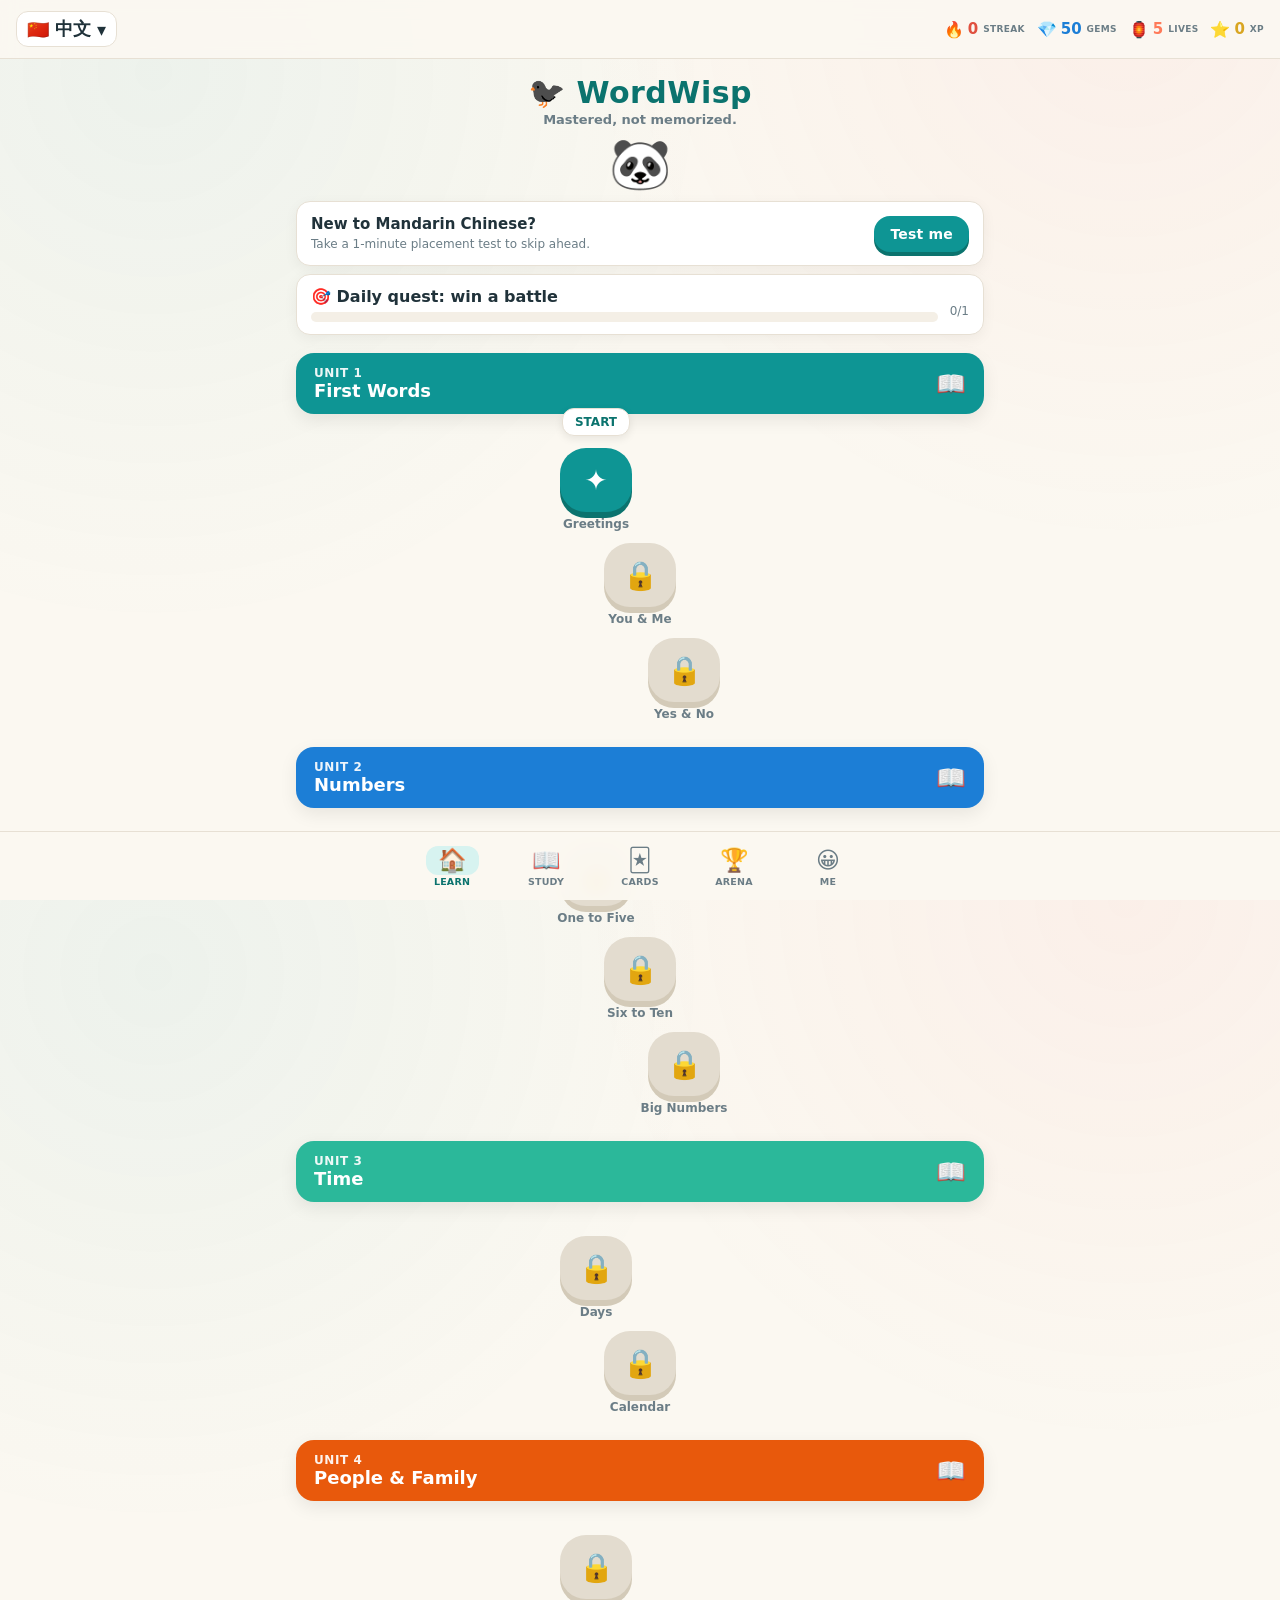
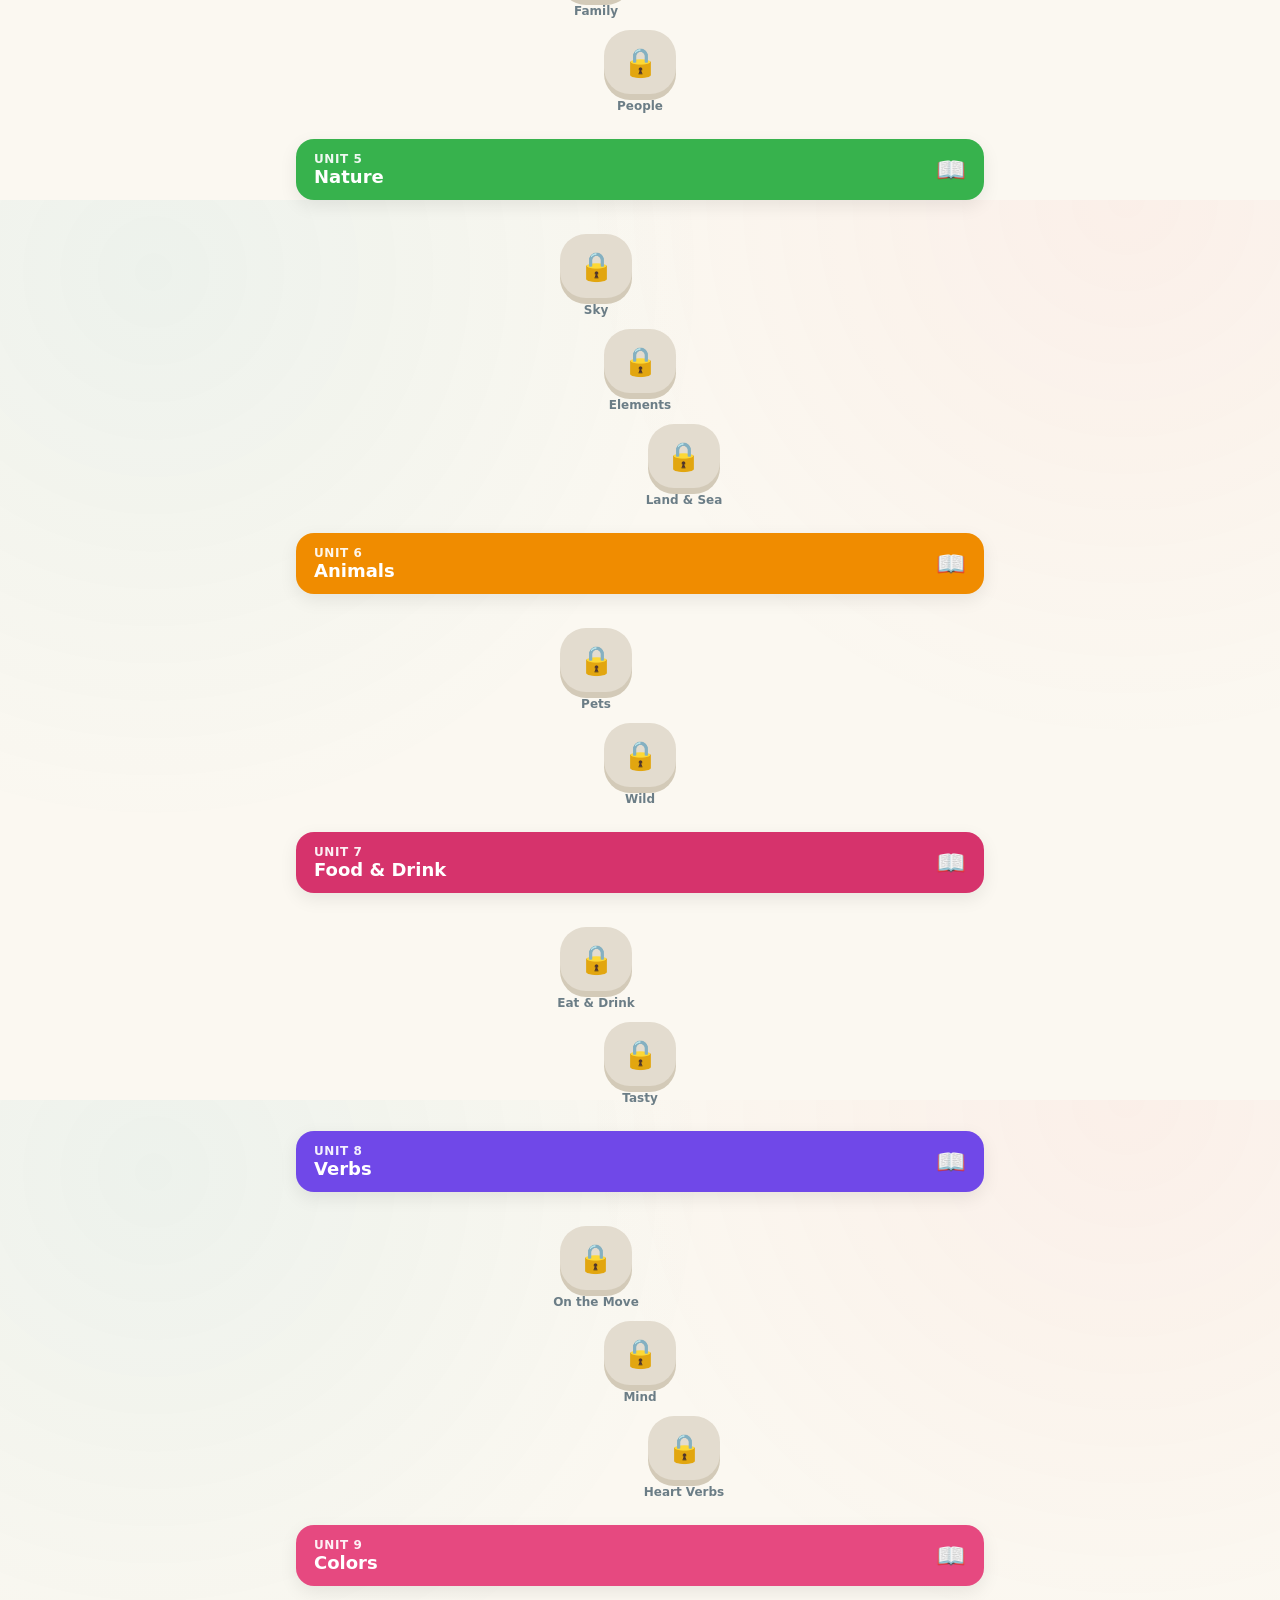
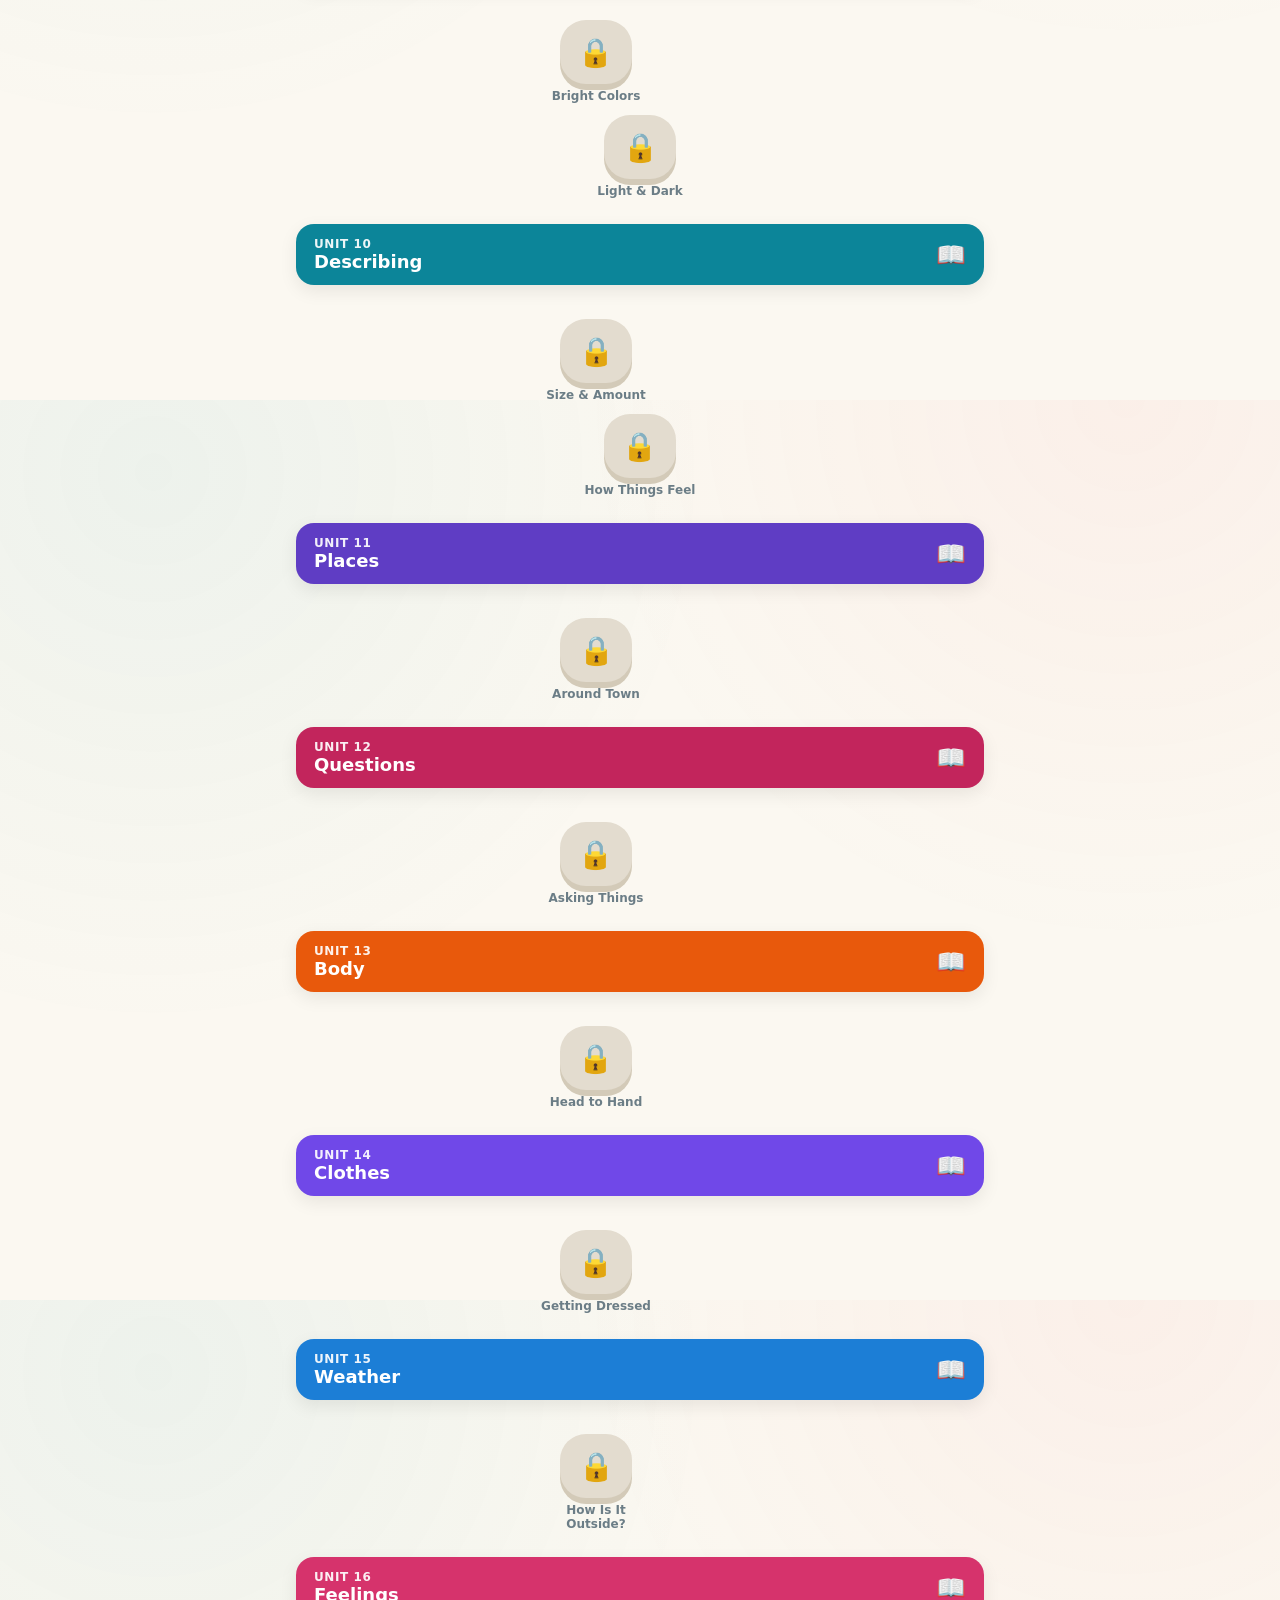
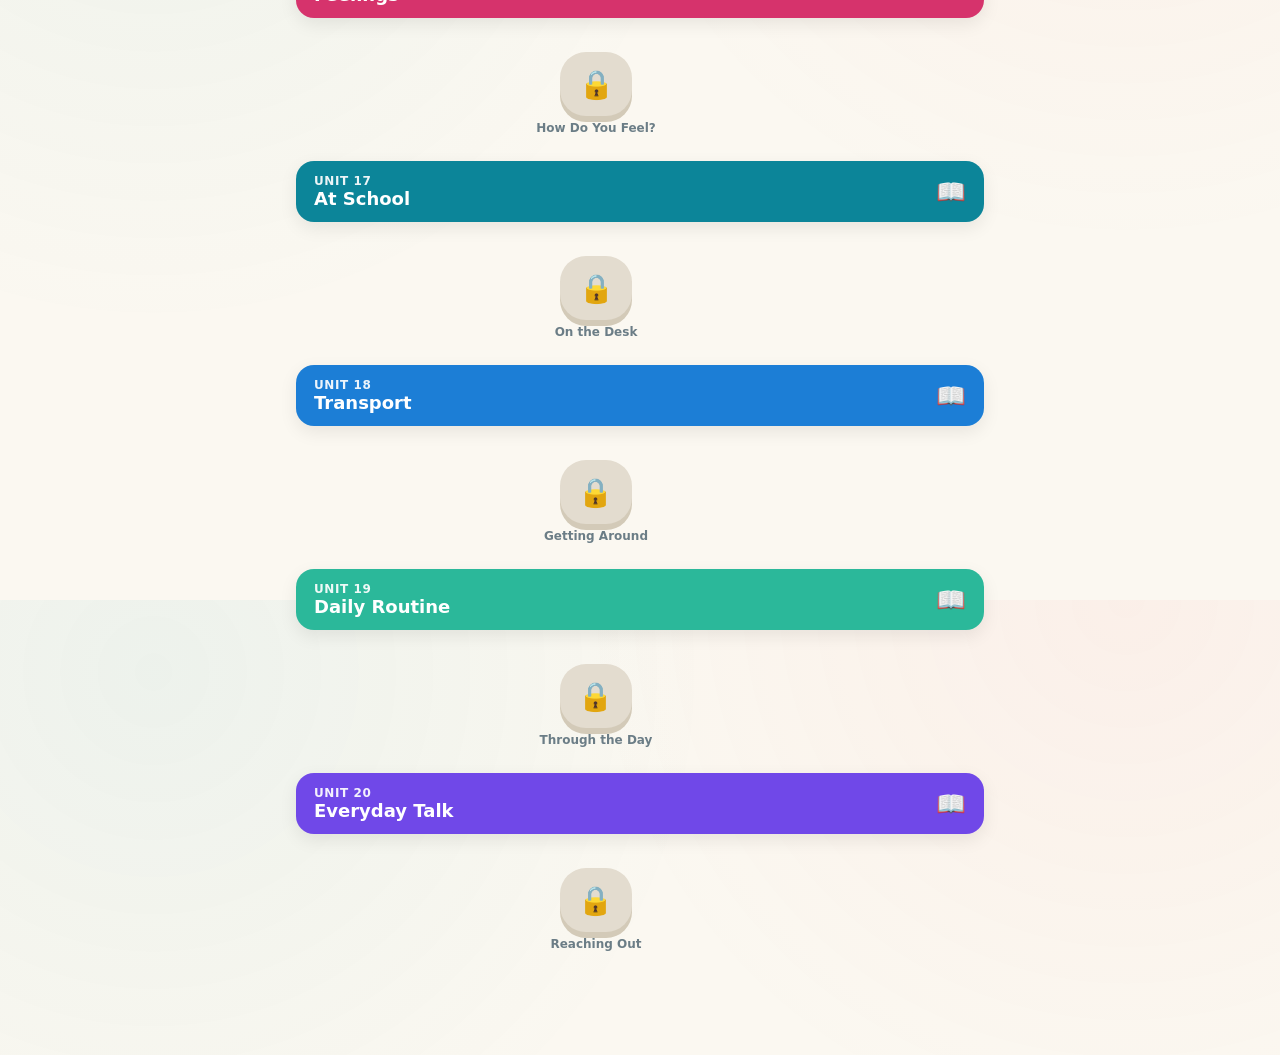
<file: index.html>
<!DOCTYPE html>
<html lang="en">
<head>
  <meta charset="UTF-8" />
  <meta name="viewport" content="width=device-width, initial-scale=1.0, viewport-fit=cover, maximum-scale=1" />
  <meta name="theme-color" content="#0e9594" />
  <meta name="apple-mobile-web-app-capable" content="yes" />
  <meta name="apple-mobile-web-app-status-bar-style" content="default" />
  <title>WordWisp — learn languages</title>
  <link rel="manifest" href="manifest.webmanifest" />
  <link rel="stylesheet" href="styles.css?v=51" />
  <script src="lottie/lottie.min.js" defer></script>
</head>
<body>
  <!-- Top stat bar -->
  <div class="topbar">
    <button class="lang" id="lang-btn" data-action="open-langpicker">🇨🇳 中文 ▾</button>
    <div class="stats">
      <div class="stat fire" title="Day streak"><span class="ic">🔥</span><span id="s-fire">0</span><small class="slbl">Streak</small></div>
      <div class="stat gem" title="Gems — spend on refills"><span class="ic">💎</span><span id="s-gem">0</span><small class="slbl">Gems</small></div>
      <div class="stat life" title="Lives — lose one per mistake"><span class="ic" id="s-life-ic">🏮</span><span id="s-life">5</span><small class="slbl">Lives</small></div>
      <div class="stat xp" title="XP — experience points earned by learning"><span class="ic">⭐</span><span id="s-xp">0</span><small class="slbl">XP</small></div>
    </div>
  </div>

  <!-- App screens -->
  <div class="shell" id="app">
    <section id="scr-learn" class="screen active"></section>
    <section id="scr-study" class="screen"></section>
    <section id="scr-cards" class="screen"></section>
    <section id="scr-battle" class="screen"></section>
    <section id="scr-me" class="screen"></section>
  </div>

  <!-- Bottom tab bar -->
  <nav class="tabbar">
    <button class="tab active" data-action="nav" data-id="learn"><span class="ti">🏠</span><small>Learn</small></button>
    <button class="tab" data-action="nav" data-id="study"><span class="ti">📖</span><small>Study</small></button>
    <button class="tab" data-action="nav" data-id="cards"><span class="ti">🃏</span><small>Cards</small></button>
    <button class="tab" data-action="nav" data-id="battle"><span class="ti">🏆</span><small>Arena</small></button>
    <button class="tab" data-action="nav" data-id="me"><span class="ti">😀</span><small>Me</small></button>
  </nav>

  <!-- Full-screen lesson / battle overlay -->
  <div id="lesson" class="hidden" style="position:fixed;inset:0;z-index:50;background:var(--paper);overflow:auto"></div>

  <!-- Language picker modal -->
  <div id="modal" class="modal-bg" hidden>
    <div class="modal" id="modal-body"></div>
  </div>

  <div class="toast" id="toast"></div>

  <script src="data/courses.js?v=51"></script>
  <script src="js/app.js?v=51"></script>
  <script>
    if ('serviceWorker' in navigator) {
      window.addEventListener('load', () => navigator.serviceWorker.register('sw.js').catch(() => {}));
    }
  </script>
</body>
</html>
</file>
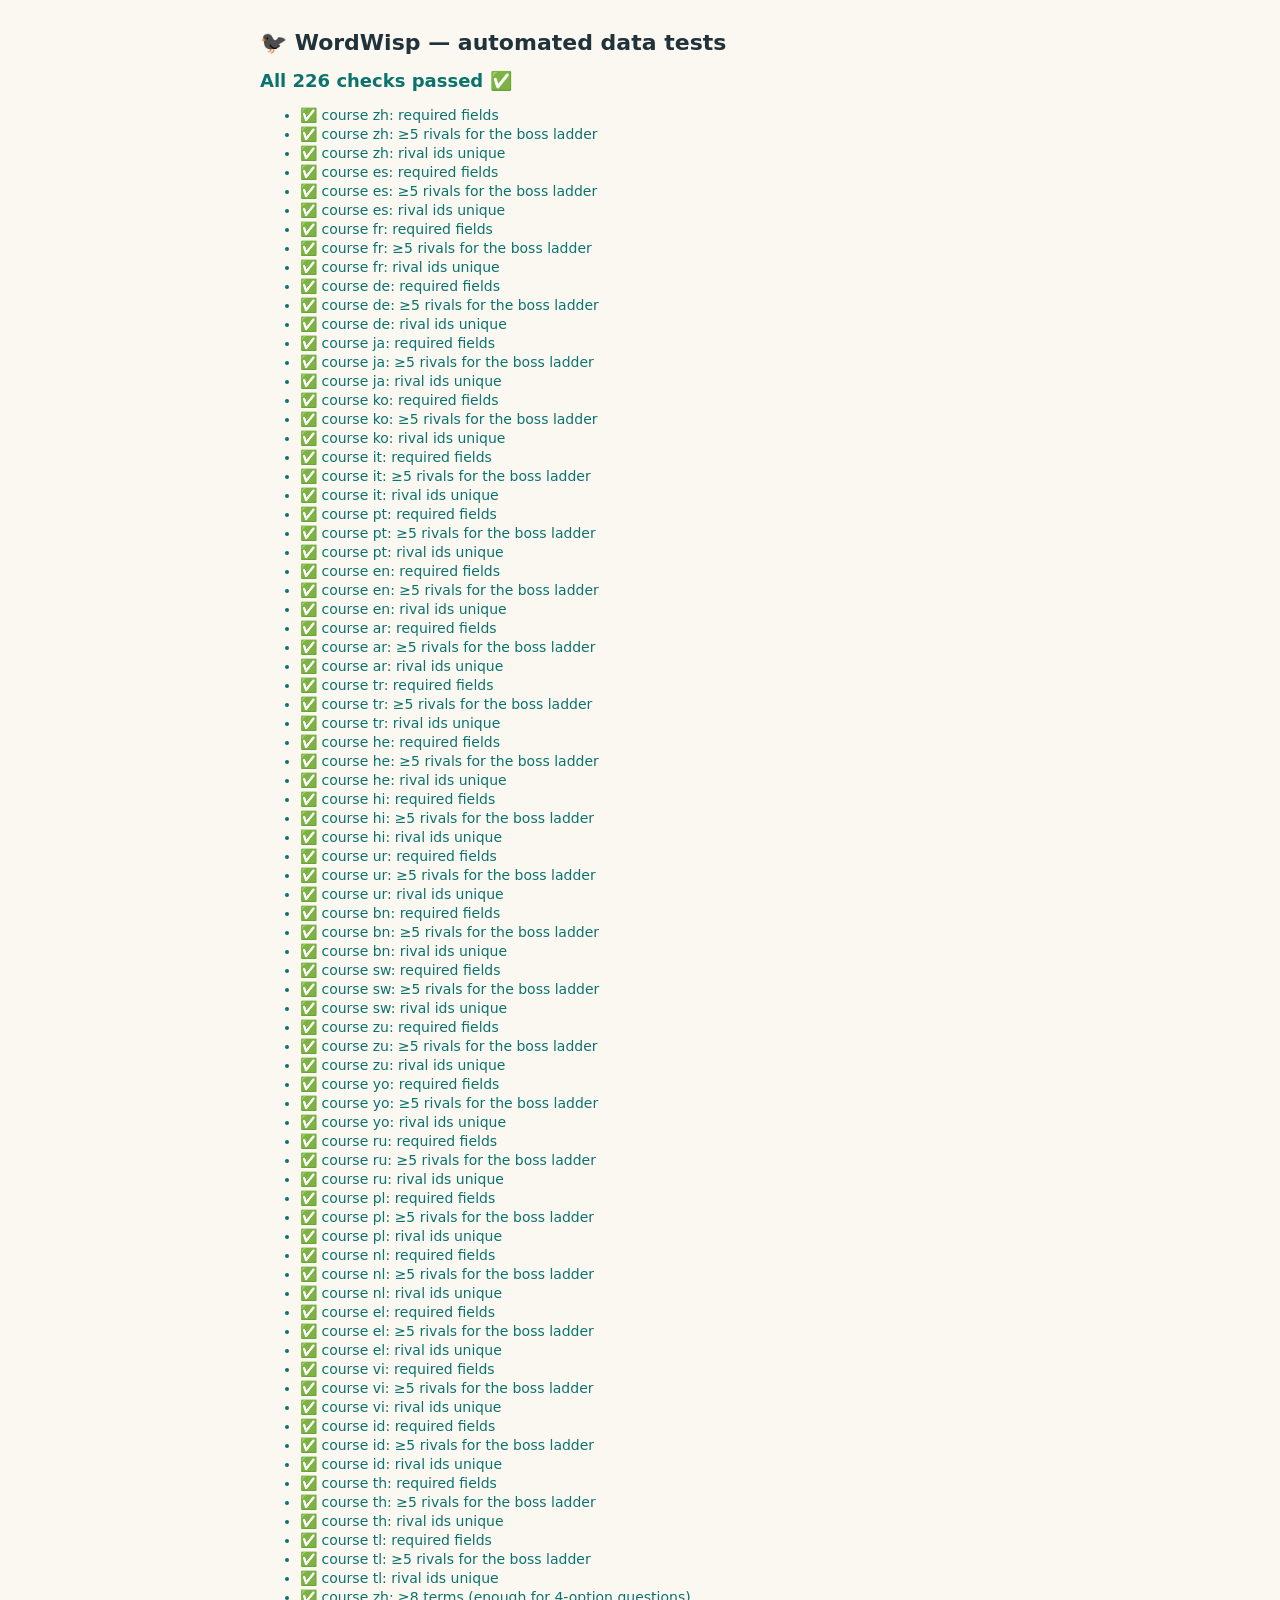
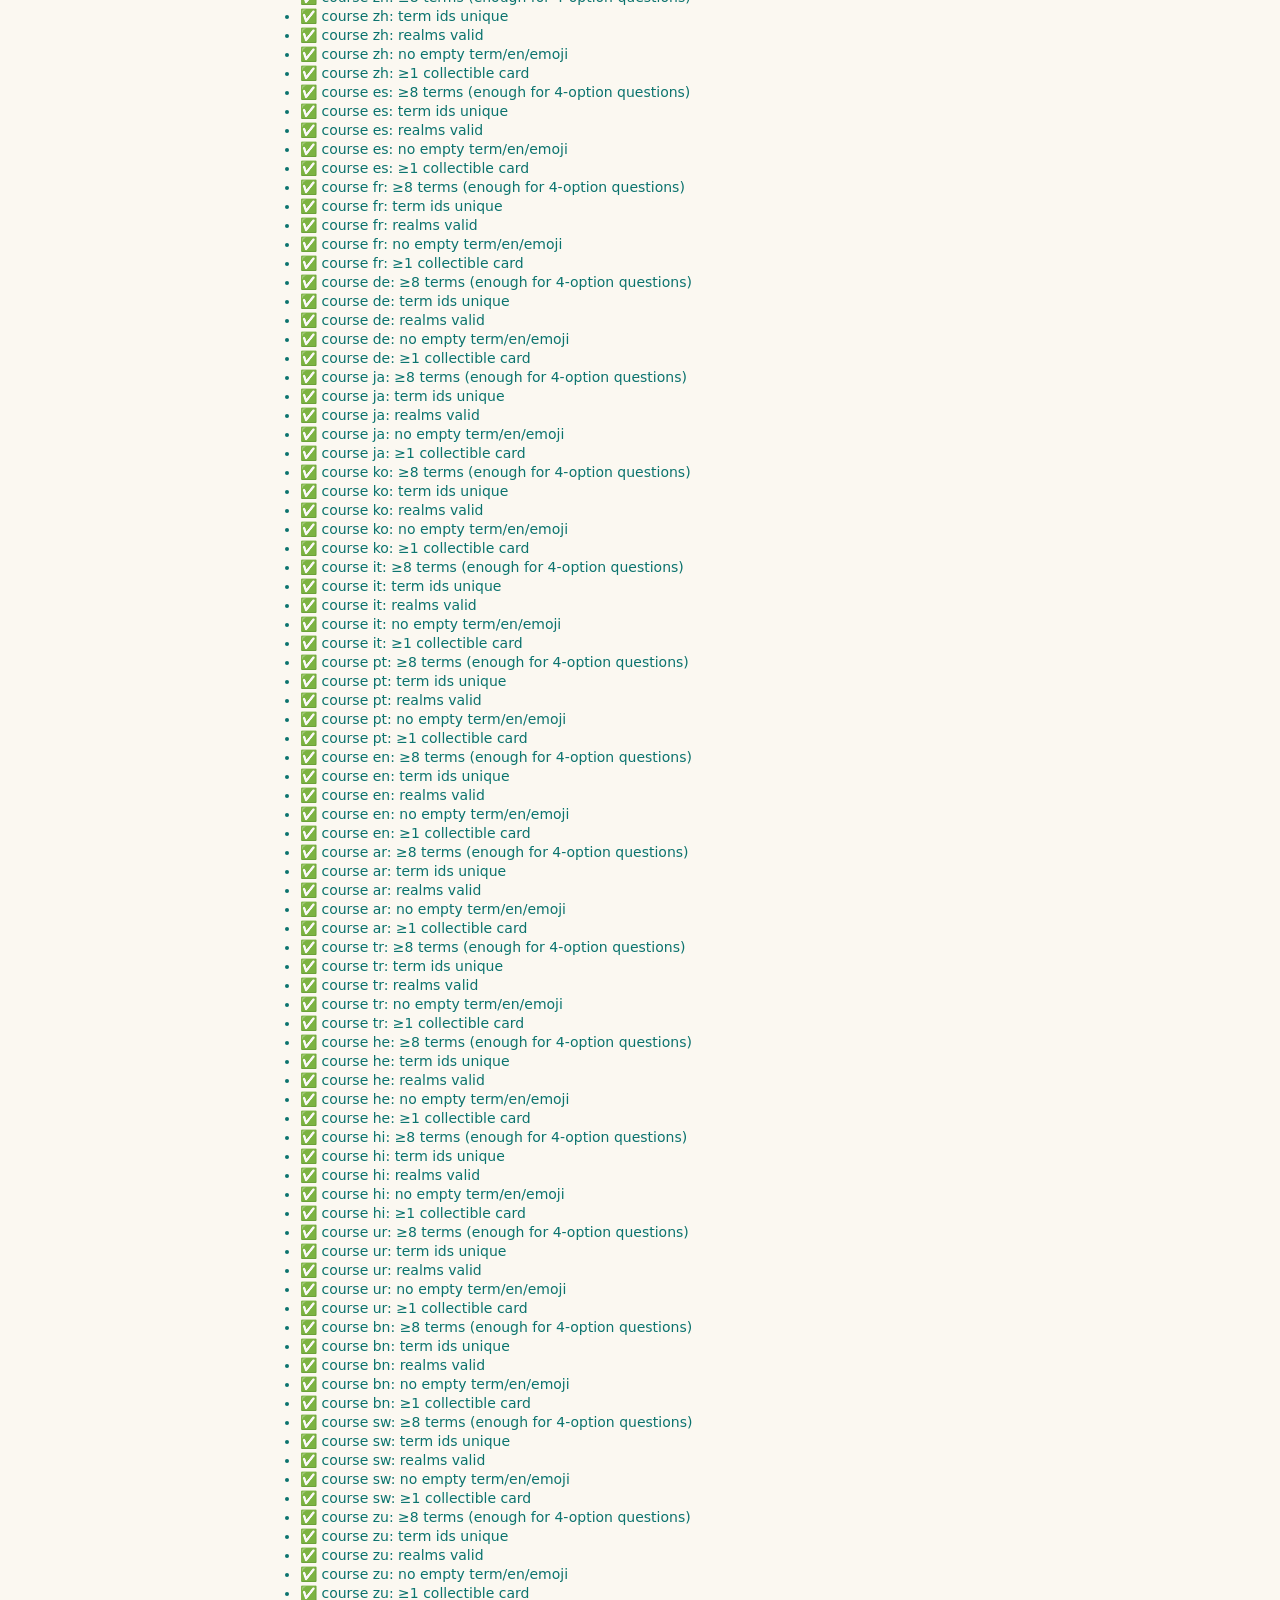
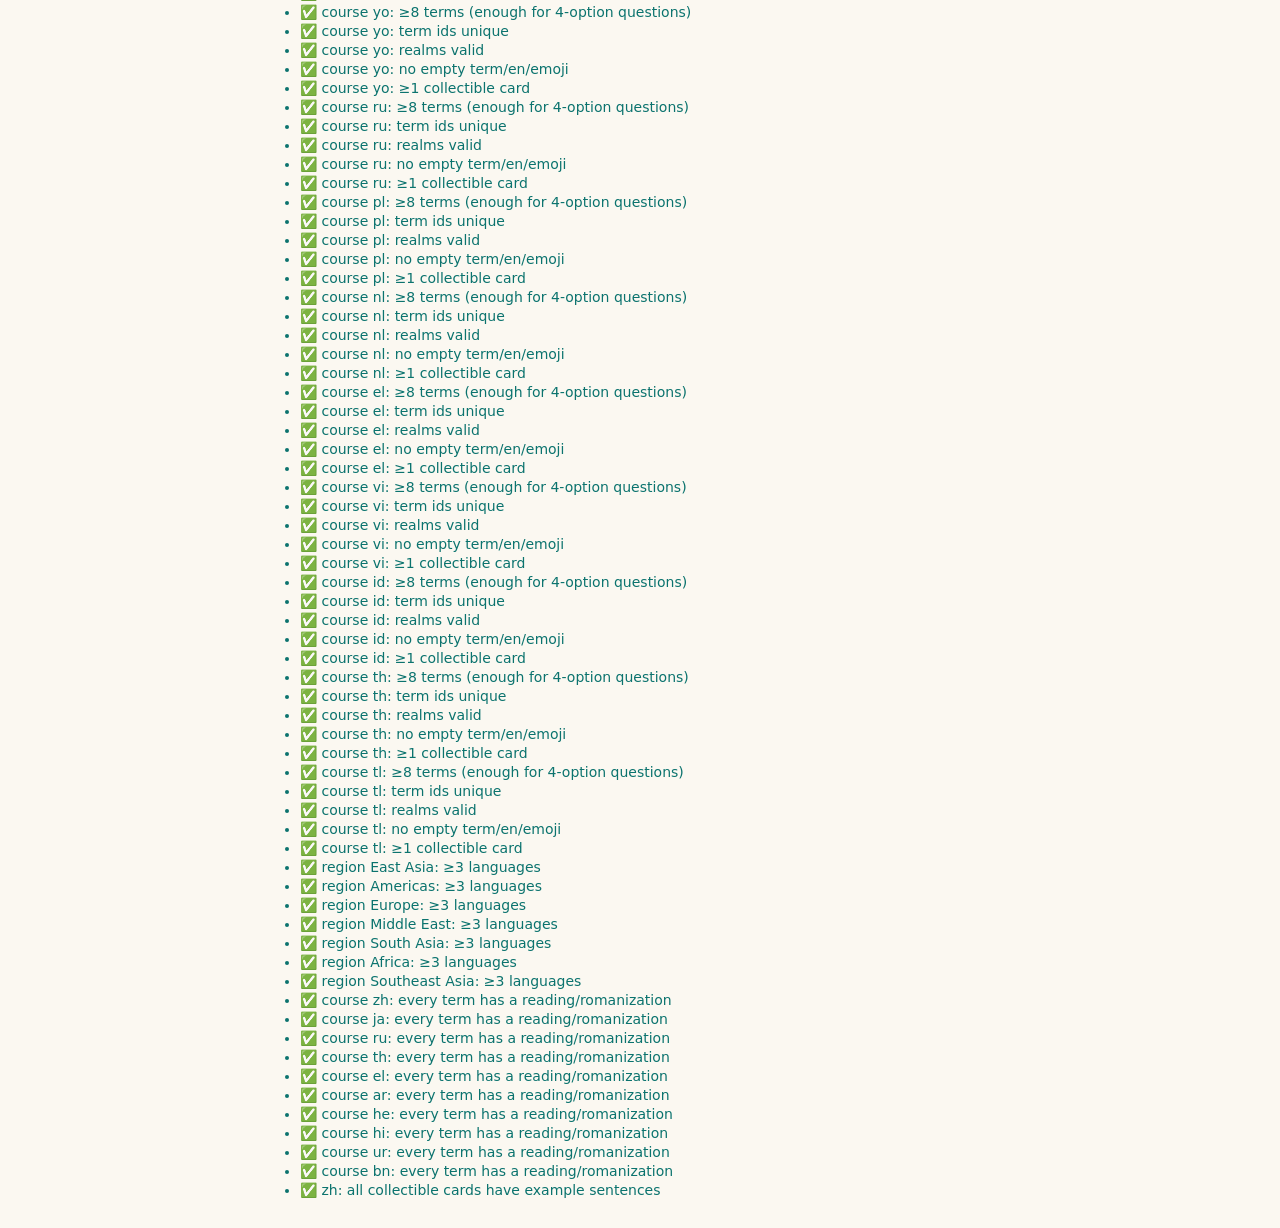
<file: tests.html>
<!DOCTYPE html>
<html lang="en">
<head>
  <meta charset="UTF-8" />
  <title>WordWisp — data integrity tests</title>
  <style>
    body { font-family: system-ui, sans-serif; max-width: 760px; margin: 30px auto; padding: 0 16px; background:#fbf8f1; color:#20323a; }
    h1 { font-size: 22px; } .pass { color: #0b736e; } .fail { color: #c0392b; font-weight: 700; }
    li { margin: 3px 0; font-size: 14px; } #summary { font-size: 18px; font-weight: 800; margin: 14px 0; }
  </style>
</head>
<body>
  <h1>🐦‍⬛ WordWisp — automated data tests</h1>
  <div id="summary">Running…</div>
  <ul id="out"></ul>
  <script src="data/courses.js"></script>
  <script>
    const out = document.getElementById('out');
    let pass = 0, fail = 0;
    const t = (name, ok, detail) => {
      const li = document.createElement('li');
      li.className = ok ? 'pass' : 'fail';
      li.textContent = (ok ? '✅ ' : '❌ ') + name + (ok ? '' : ' — ' + detail);
      out.appendChild(li); ok ? pass++ : fail++;
    };

    const { COURSES, REALMS, allTerms } = window.LINGO;
    const courses = Object.values(COURSES);

    // 1. course shape
    courses.forEach(c => {
      const missing = ['id','name','native','flag','region','tts','mascot','accent','lives','rivals','units']
        .filter(k => c[k] == null);
      t(`course ${c.id}: required fields`, missing.length === 0, 'missing ' + missing.join(','));
      t(`course ${c.id}: ≥5 rivals for the boss ladder`, (c.rivals || []).length >= 5, `has ${(c.rivals||[]).length}`);
      t(`course ${c.id}: rival ids unique`, new Set(c.rivals.map(r => r.id)).size === c.rivals.length, 'duplicate rival ids');
    });

    // 2. term integrity
    courses.forEach(c => {
      const terms = allTerms(c.id);
      t(`course ${c.id}: ≥8 terms (enough for 4-option questions)`, terms.length >= 8, `has ${terms.length}`);
      const ids = terms.map(x => x.id);
      t(`course ${c.id}: term ids unique`, new Set(ids).size === ids.length, 'duplicates');
      const badRealm = terms.filter(x => !REALMS[x.realm]);
      t(`course ${c.id}: realms valid`, badRealm.length === 0, badRealm.map(x => x.term).join(','));
      const empty = terms.filter(x => !x.term || !x.en || !x.emoji);
      t(`course ${c.id}: no empty term/en/emoji`, empty.length === 0, empty.map(x => x.id).join(','));
      const enSet = {};
      terms.forEach(x => (enSet[x.en] = (enSet[x.en] || 0) + 1));
      const cards = terms.filter(x => x.card);
      t(`course ${c.id}: ≥1 collectible card`, cards.length >= 1, 'none');
    });

    // 3. regions: at least 3 languages each
    const byRegion = {};
    courses.forEach(c => (byRegion[c.region] = byRegion[c.region] || []).push(c.id));
    Object.entries(byRegion).forEach(([r, list]) =>
      t(`region ${r}: ≥3 languages`, list.length >= 3, list.join(',')));

    // 4. reading-consistency: zh/ja/ru/th/el/ar/he/hi/ur/bn should have readings on all terms
    ['zh','ja','ru','th','el','ar','he','hi','ur','bn'].forEach(id => {
      if (!COURSES[id]) return;
      const noRead = allTerms(id).filter(x => !x.reading);
      t(`course ${id}: every term has a reading/romanization`, noRead.length === 0,
        noRead.slice(0, 5).map(x => x.term).join(','));
    });

    // 5. deep course sanity: Mandarin examples on collectible cards
    const zhCardsNoEx = allTerms('zh').filter(x => x.card && !x.ex);
    t('zh: all collectible cards have example sentences', zhCardsNoEx.length === 0,
      zhCardsNoEx.map(x => x.term).join(','));

    document.getElementById('summary').innerHTML =
      fail === 0 ? `<span class="pass">All ${pass} checks passed ✅</span>`
                 : `<span class="fail">${fail} failed</span> / ${pass + fail} checks`;
  </script>
</body>
</html>
</file>
<file: styles.css>
/* ============================================================
   WordWisp — original theme. Paper-warm background, jade/ink/coral.
   Card = "glyph tablet" (not a Pokémon frame). Lives = lanterns.
   Responsive 320px → desktop.
   ============================================================ */
:root {
  --jade:   #0e9594;  --jade-d: #0b736e;
  --sky:    #1c7ed6;  --sky-d:  #1567b3;
  --coral:  #ff6b5e;  --coral-d:#e0503f;
  --gold:   #f6c445;  --gold-d: #d9a521;
  --plum:   #7048e8;  --plum-d: #5a39c4;
  --ink:    #20323a;  --muted:  #6b7d86;
  --line:   #e7e0d4;  --paper:  #fbf8f1;  --card:#ffffff;  --soft:#f4efe6;
  --lantern:#ff7a59;
  --radius: 18px;
  font-family: -apple-system, "PingFang SC", "Hiragino Sans GB", "Segoe UI", system-ui, sans-serif;
}
* { box-sizing: border-box; -webkit-tap-highlight-color: transparent; }
html, body { margin: 0; height: 100%; }
body {
  background: var(--paper); color: var(--ink); overscroll-behavior: none;
  -webkit-font-smoothing: antialiased;
  background-image: radial-gradient(circle at 12% 8%, rgba(14,149,148,.06), transparent 40%),
                    radial-gradient(circle at 88% 0%, rgba(255,107,94,.06), transparent 38%);
}
button { font-family: inherit; cursor: pointer; }
.hidden { display: none !important; }

/* ---------- Top bar ---------- */
.topbar {
  position: sticky; top: 0; z-index: 30; display: flex; align-items: center; gap: 10px;
  padding: 11px 16px; background: rgba(251,248,241,.92); backdrop-filter: blur(8px);
  border-bottom: 1px solid var(--line);
}
.brand-mini { display:flex; align-items:center; gap:7px; font-weight:900; font-size:18px; color:var(--jade-d); }
.brand-mini .wisp { font-size:20px; }
.topbar .lang { display:flex; align-items:center; gap:6px; font-weight:800; font-size:18px;
  background:#fff; border:1px solid var(--line); padding:5px 10px; border-radius:12px; color:var(--ink); }
.topbar .lang:hover { background: var(--soft); }
.stats { margin-left: auto; display: flex; gap: 12px; align-items: center; }
.stat { display: flex; align-items: center; gap: 4px; font-weight: 800; font-size: 15px; }
.stat.fire { color: var(--coral-d); } .stat.gem { color: var(--sky); }
.stat.life { color: var(--lantern); } .stat.xp { color: var(--gold-d); }
.stat .ic { font-size: 16px; }
.stat .slbl { display:none; font-size:9px; color:var(--muted); font-weight:800; text-transform:uppercase; letter-spacing:.3px; margin-left:1px; }

/* ---------- Shell / screens ---------- */
.shell { max-width: 480px; margin: 0 auto; padding: 0 0 96px; min-height: 100%; }
@media (min-width: 720px){ .shell { max-width: 620px; } }
.screen { display: none; animation: rise .2s ease; }
.screen.active { display: block; }
@keyframes rise { from { opacity: 0; transform: translateY(8px);} to { opacity: 1; } }

.tabbar {
  position: fixed; bottom: 0; left: 0; right: 0; z-index: 40; display: flex; justify-content: center; gap: 2px;
  background: rgba(251,248,241,.96); backdrop-filter: blur(8px); border-top: 1px solid var(--line);
  padding: 7px 6px calc(7px + env(safe-area-inset-bottom));
}
.tabbar .tab { flex: 1; max-width: 92px; background: none; border: none; border-radius: 14px;
  padding: 7px 2px; font-size: 23px; line-height: 1; color: var(--muted);
  display: flex; flex-direction: column; align-items: center; gap: 2px; }
.tabbar .tab small { font-size: 9.5px; font-weight: 800; text-transform: uppercase; letter-spacing: .2px; }
.tabbar .tab.active { color: var(--jade-d); }
.tabbar .tab.active small { color: var(--jade-d); }
.tabbar .tab.active .ti { background: #d7f3f0; border-radius: 12px; }
.tabbar .tab .ti { padding: 3px 12px; }

/* ---------- Buttons ---------- */
.btn { border:none; border-radius:16px; font-weight:800; font-size:16px; color:#fff;
  padding:14px 18px; letter-spacing:.2px; box-shadow:0 4px 0 var(--jade-d); background:var(--jade); width:100%; transition:filter .1s; }
.btn:active { transform: translateY(3px); box-shadow:0 1px 0 var(--jade-d); }
.btn.coral { background:var(--coral); box-shadow:0 4px 0 var(--coral-d); }
.btn.coral:active { box-shadow:0 1px 0 var(--coral-d); }
.btn.sky { background:var(--sky); box-shadow:0 4px 0 var(--sky-d); }
.btn.sky:active { box-shadow:0 1px 0 var(--sky-d); }
.btn.gold { background:var(--gold); box-shadow:0 4px 0 var(--gold-d); color:#5a4500; }
.btn.gold:active { box-shadow:0 1px 0 var(--gold-d); }
.btn.ghost { background:#fff; color:var(--jade-d); box-shadow:0 2px 0 var(--line); border:1px solid var(--line); }
.btn.flat { background:var(--soft); color:var(--muted); box-shadow:none; }
.btn:disabled { opacity:.45; box-shadow:none; }
.btn.sm { width:auto; padding:10px 16px; font-size:14px; }

/* ---------- LEARN: path with squircle "glyph" nodes ---------- */
.brand-hero { text-align:center; padding: 16px 16px 2px; }
.brand-hero .wlogo { font-size:30px; font-weight:900; color:var(--jade-d); letter-spacing:.5px; }
.brand-hero .wsub { color:var(--muted); font-weight:700; font-size:13px; margin-top:2px; }
.mascot-row { display:flex; justify-content:center; margin: 6px 0 0; }
.mascot { font-size: 50px; animation: bob 2.4s ease-in-out infinite; }
@keyframes bob { 0%,100%{transform:translateY(0);} 50%{transform:translateY(-5px);} }

.unit-head { display:flex; align-items:center; justify-content:space-between; margin:18px 16px 4px;
  padding:13px 18px; border-radius:var(--radius); color:#fff; font-weight:800; box-shadow:0 6px 18px rgba(0,0,0,.08); }
.unit-head .ut { font-size:12px; opacity:.92; text-transform:uppercase; letter-spacing:.6px; }
.unit-head .un { font-size:18px; }
.unit-head .book { font-size:24px; }
.path { display:flex; flex-direction:column; align-items:center; gap:12px; padding:30px 0 8px; }
.node-wrap { position:relative; display:flex; flex-direction:column; align-items:center; }
.node { width:72px; height:64px; border-radius:26px; border:none; position:relative; font-size:28px; color:#fff;
  box-shadow:0 6px 0 rgba(0,0,0,.16); display:flex; align-items:center; justify-content:center; transition:transform .08s; }
.node:active { transform:translateY(4px); box-shadow:0 2px 0 rgba(0,0,0,.16); }
.node.done { background:var(--gold); box-shadow:0 6px 0 var(--gold-d); }
.node.current { background:var(--jade); box-shadow:0 6px 0 var(--jade-d); animation:bob 1.7s ease-in-out infinite; }
.node.locked { background:#e3dccf; box-shadow:0 6px 0 #d3cab8; color:#fff; }
.node-label { font-size:12px; font-weight:800; color:var(--muted); margin-top:5px; max-width:120px; text-align:center; }
.node .start-bubble { position:absolute; top:-40px; background:#fff; color:var(--jade-d); border:1px solid var(--line);
  font-size:12px; font-weight:900; padding:6px 12px; border-radius:12px; text-transform:uppercase; white-space:nowrap; box-shadow:0 3px 8px rgba(0,0,0,.08); }
.node .start-bubble::after { content:""; position:absolute; bottom:-7px; left:50%; transform:translateX(-50%);
  border:7px solid transparent; border-top-color:#fff; }
.node-wrap:nth-child(4n+1){ transform:translateX(-44px); }
.node-wrap:nth-child(4n+3){ transform:translateX(44px); }
@media (max-width:360px){ .node-wrap:nth-child(4n+1){transform:translateX(-28px);} .node-wrap:nth-child(4n+3){transform:translateX(28px);} }

/* ---------- LESSON / CHALLENGE player ---------- */
.lesson { display:flex; flex-direction:column; min-height:100vh; padding:14px 16px 0; background:var(--paper); }
.lesson .lhead { display:flex; align-items:center; gap:12px; }
.lesson .close { background:none; border:none; font-size:24px; color:var(--muted); }
.lbar { flex:1; height:14px; background:var(--soft); border-radius:10px; overflow:hidden; }
.lbar > i { display:block; height:100%; background:var(--jade); border-radius:10px; transition:width .3s; }
.lhearts { font-weight:800; color:var(--lantern); white-space:nowrap; }
.qbody { flex:1; padding:22px 2px; }
.qtitle { font-size:21px; font-weight:800; margin:4px 0 20px; }
.prompt-card { display:flex; align-items:center; gap:14px; margin-bottom:22px; }
.speaker { width:60px; height:60px; border-radius:16px; border:none; background:var(--sky); box-shadow:0 4px 0 var(--sky-d);
  color:#fff; font-size:24px; flex:none; }
.speaker:active { transform:translateY(3px); box-shadow:0 1px 0 var(--sky-d); }
.bubble { position:relative; background:#fff; border:1px solid var(--line); border-radius:16px; padding:15px 18px;
  font-size:28px; font-weight:800; box-shadow:0 3px 10px rgba(0,0,0,.04); }
.bubble .rd { font-size:14px; color:var(--muted); font-weight:700; margin-top:2px; }

.choices { display:grid; gap:11px; }
.choice { display:flex; align-items:center; gap:12px; text-align:left; background:#fff; border:1px solid var(--line);
  border-bottom-width:4px; border-radius:14px; padding:14px 16px; font-size:18px; font-weight:700; color:var(--ink); }
.choice .em { font-size:24px; } .choice .num { margin-left:auto; color:var(--muted); border:1px solid var(--line);
  border-radius:8px; padding:1px 8px; font-size:13px; font-weight:800; }
.choice.sel { border-color:var(--sky); background:#e7f3ff; color:var(--sky-d); }
.choice.right { border-color:var(--jade); background:#d9f5f2; color:var(--jade-d); }
.choice.wrong { border-color:var(--coral); background:#ffe6e2; color:var(--coral-d); }

.match-grid { display:grid; grid-template-columns:1fr 1fr; gap:10px; }
.match-grid .choice { justify-content:center; text-align:center; min-height:54px; }
.match-grid .choice.gone { visibility:hidden; }

.tinput { width:100%; padding:16px; font-size:20px; border:1px solid var(--line); border-radius:14px; outline:none;
  text-align:center; font-weight:700; color:var(--ink); background:#fff; }
.tinput:focus { border-color:var(--sky); }

.checkbar { position:sticky; bottom:0; background:var(--paper); border-top:1px solid var(--line); margin:0 -16px;
  padding:14px 16px calc(14px + env(safe-area-inset-bottom)); }
.checkbar.ok { background:#d9f5f2; border-top-color:#8fe0d6; }
.checkbar.bad { background:#ffe6e2; border-top-color:#ffb6ad; }
.feedline { display:flex; align-items:center; gap:10px; margin-bottom:12px; font-weight:800; }
.feedline .fi { font-size:28px; } .feedline.ok { color:var(--jade-d); } .feedline.bad { color:var(--coral-d); }
.feedline .sub { font-weight:700; color:var(--muted); font-size:13px; }

.complete { text-align:center; padding:38px 16px; }
.complete .big { font-size:68px; }
.complete h1 { color:var(--gold-d); letter-spacing:.5px; }
.reward-row { display:flex; gap:12px; justify-content:center; margin:18px 0; flex-wrap:wrap; }
.reward { border:1px solid var(--line); border-radius:14px; padding:12px 16px; min-width:104px; background:#fff; }
.reward .rk { font-size:11px; font-weight:800; text-transform:uppercase; color:var(--muted); }
.reward .rv { font-size:24px; font-weight:900; }

/* ---------- Section headers ---------- */
.section-head { padding:16px 16px 6px; }
.section-head h1 { margin:0; font-size:24px; }
.section-head p { color:var(--muted); margin:4px 0 0; }

/* ---------- GLYPH CARD (original collectible design) ---------- */
.card-grid { display:grid; grid-template-columns:repeat(auto-fill, minmax(146px,1fr)); gap:14px; padding:16px; }
.glyph { --g1:#fff; --g2:#eee; --g3:#ccc; position:relative; border-radius:16px; overflow:hidden;
  background:#fff; border:1px solid var(--line); box-shadow:0 6px 16px rgba(0,0,0,.10); }
.glyph .band { height:52px; background:linear-gradient(135deg,var(--g2),var(--g3)); position:relative; }
.glyph .realm { position:absolute; top:8px; left:10px; font-size:13px; font-weight:800; color:#3a3a3a;
  background:rgba(255,255,255,.7); padding:2px 8px; border-radius:20px; }
.glyph .spk { position:absolute; top:7px; right:8px; width:26px; height:26px; border-radius:50%; border:none;
  background:rgba(20,20,20,.7); color:#fff; font-size:12px; }
.glyph .face { margin-top:-26px; text-align:center; }
.glyph .emoji { font-size:38px; filter:drop-shadow(0 3px 4px rgba(0,0,0,.12)); }
.glyph .word { font-size:30px; font-weight:900; margin-top:2px; line-height:1.05; padding:0 6px; max-width:100%; overflow-wrap:anywhere; word-break:break-word; }
.glyph .py { font-size:12px; color:var(--muted); font-weight:700; }
.glyph .mean { font-size:14px; font-weight:800; padding:4px 8px 6px; text-align:center; color:#3a4a52; overflow-wrap:anywhere; }
.glyph .py { overflow-wrap:anywhere; }
.glyph .dots { text-align:center; padding-bottom:8px; color:var(--gold-d); font-size:11px; letter-spacing:2px; }
.glyph.legendary { box-shadow:0 8px 22px rgba(246,196,69,.4); border-color:var(--gold); }
.glyph.foil::after { content:""; position:absolute; inset:0; pointer-events:none;
  background:linear-gradient(125deg, transparent 35%, rgba(255,255,255,.45) 48%, transparent 62%); mix-blend-mode:screen; animation:shine 4.5s linear infinite; }
@keyframes shine { 0%{transform:translateX(-40%);} 100%{transform:translateX(40%);} }
.glyph.locked { filter:grayscale(.9) brightness(.94); opacity:.85; }
.glyph.locked .lockicon { position:absolute; inset:0; display:flex; align-items:center; justify-content:center; font-size:30px; background:rgba(251,248,241,.35); }

/* ---------- STUDY / ARCHIVE ---------- */
.study-bar { display:flex; flex-direction:column; gap:10px; padding:14px 16px 4px; }
.seg { display:flex; gap:6px; background:var(--soft); border-radius:12px; padding:4px; }
.seg button { flex:1; border:none; background:none; padding:8px 4px; border-radius:9px; font-weight:800; color:var(--muted); font-size:13px; }
.seg button.on { background:#fff; color:var(--jade-d); box-shadow:0 1px 4px rgba(0,0,0,.08); }
.seg-label { font-size:11px; font-weight:800; color:var(--muted); text-transform:uppercase; letter-spacing:.4px; margin-bottom:2px; }
.study-wrap { display:flex; flex-direction:column; align-items:center; gap:16px; padding:8px 16px; }
.flip { width:300px; max-width:88vw; height:380px; perspective:1200px; cursor:pointer; }
.flip .ff { position:relative; width:100%; height:100%; transform-style:preserve-3d; transition:transform .5s; }
.flip.flipped .ff { transform:rotateY(180deg); }
.flip .side { position:absolute; inset:0; backface-visibility:hidden; border-radius:22px; padding:22px;
  display:flex; flex-direction:column; align-items:center; justify-content:center; gap:12px; text-align:center;
  background:#fff; border:1px solid var(--line); box-shadow:0 10px 30px rgba(0,0,0,.10); }
.flip .back { transform:rotateY(180deg); background:linear-gradient(160deg,#fff,#f7fbfa); }
.flip .topglyph { font-size:78px; font-weight:900; line-height:1.02; }
.flip .topglyph, .flip .big-py, .flip .big-en { max-width:100%; overflow-wrap:anywhere; word-break:break-word; }
.flip .big-py { font-size:34px; font-weight:800; color:var(--jade-d); }
.flip .big-en { font-size:30px; font-weight:800; }
.flip .small-cap { font-size:12px; font-weight:800; text-transform:uppercase; letter-spacing:1px; color:var(--muted); }
.flip .ex { background:var(--soft); border-radius:14px; padding:12px 14px; }
.flip .ex .exs { font-size:20px; font-weight:800; } .flip .ex .exr { color:var(--muted); font-weight:700; font-size:14px; margin-top:2px; }
.flip .ex .exe { font-size:14px; margin-top:4px; }
.flip .realm-tag { font-size:12px; font-weight:800; color:var(--muted); }
.flip .tiptap { position:absolute; bottom:12px; left:0; right:0; text-align:center; color:var(--muted); font-size:12px; }
.study-controls { display:flex; gap:10px; align-items:center; }
.icon-btn { width:52px; height:52px; border-radius:14px; border:1px solid var(--line); background:#fff; font-size:20px;
  box-shadow:0 2px 0 var(--line); }
.icon-btn:active { transform:translateY(2px); box-shadow:none; }
.study-meta { color:var(--muted); font-weight:700; font-size:13px; }

/* ---------- RIVAL LADDER (battles) ---------- */
.rival-list { padding:8px 16px; display:flex; flex-direction:column; gap:12px; }
.rival { display:flex; align-items:center; gap:14px; background:#fff; border:1px solid var(--line); border-bottom-width:4px;
  border-radius:16px; padding:14px; }
.rival .rav { font-size:40px; } .rival .rinfo { flex:1; } .rival .rn { font-weight:800; font-size:17px; }
.rival .rd { color:var(--muted); font-weight:700; font-size:13px; }
.rival .diff { font-size:12px; font-weight:800; padding:3px 10px; border-radius:20px; }
.diff.easy { background:#d9f5f2; color:var(--jade-d); } .diff.med { background:#fff1cf; color:var(--gold-d); }
.diff.hard { background:#ffe2dd; color:var(--coral-d); }
.rival.locked { opacity:.55; }
.rival .beat { color:var(--gold-d); font-weight:800; font-size:13px; }

.versus { display:grid; grid-template-columns:1fr auto 1fr; align-items:center; gap:10px; padding:14px 4px; }
.vcard { text-align:center; background:#fff; border:1px solid var(--line); border-radius:16px; padding:12px; }
.vcard .av { font-size:40px; } .vcard .nm { font-weight:800; }
.vbar { height:14px; background:var(--soft); border-radius:8px; overflow:hidden; margin-top:8px; }
.vbar > i { display:block; height:100%; background:var(--jade); transition:width .35s; }
.vbar.foe > i { background:var(--coral); }
.vs2 { font-weight:900; color:var(--muted); }

/* ---------- modal ---------- */
.modal-bg { position:fixed; inset:0; background:rgba(20,30,35,.45); display:flex; align-items:center; justify-content:center; z-index:60; padding:18px; }
.modal-bg[hidden]{ display:none; }
.modal { background:#fff; border-radius:20px; width:min(420px,100%); padding:22px; box-shadow:0 20px 60px rgba(0,0,0,.3); }
.modal h2 { margin:0 0 4px; } .modal p { color:var(--muted); margin:0 0 16px; }
.lang-opt { display:flex; align-items:center; gap:14px; width:100%; text-align:left; background:#fff; border:1px solid var(--line);
  border-bottom-width:4px; border-radius:14px; padding:14px; margin-bottom:10px; font-weight:800; font-size:17px; color:var(--ink); }
.lang-opt .fl { font-size:30px; } .lang-opt small { display:block; color:var(--muted); font-weight:700; font-size:13px; }
.lang-opt.active { border-color:var(--jade); background:#eafaf8; }

/* ---------- shared celebration bits (confetti fall + disco spin) ---------- */
.celebrate { padding: 6px 0; }
.conf { position:absolute; top:-14px; font-size:20px; animation: fall 2s ease-in infinite; }
@keyframes fall {
  0%   { transform: translate(0,-12px) rotate(0); opacity:0; }
  8%   { opacity:1; }
  30%  { transform: translate(9px,50px) rotate(120deg); }
  60%  { transform: translate(-9px,116px) rotate(260deg); }
  100% { transform: translate(5px,196px) rotate(400deg); opacity:.15; }
}
@keyframes spinRays { to{ transform: rotate(360deg); } }


/* ---------- staged duo celebrations (entrance → performance → sparkle) ---------- */
.cstage { overflow: hidden; height: 190px; position: relative; }
.crow { display:inline-block; width:92px; }
.crow.emoji { width:auto; font-size:58px; line-height:1; display:inline-block; transform-origin:bottom center; }
.crow.lottie { width:136px; height:136px; }
.crow.lottie .lbox { width:100%; height:100%; }
.crow.svgc { width:74px; }
.dcsvg { width:100%; height:auto; display:block; }
.dcsvg * { transform-box: fill-box; }
.dc-wingL { transform-origin:88% 18%; animation: dcFlap .5s ease-in-out infinite alternate; }
.dc-wingR { transform-origin:12% 18%; animation: dcFlap .5s ease-in-out infinite alternate-reverse; }
@keyframes dcFlap { from { transform: rotate(2deg); } to { transform: rotate(-15deg); } }
.crowimg { width:100%; height:auto; display:block; transform-origin:bottom center; }
.pal { font-size:60px; display:inline-block; transform-origin:bottom center; line-height:1; }
.duo { display:flex; align-items:flex-end; justify-content:center; gap:26px; position:relative; height:100%; }
.duo.wide { gap:56px; }
.enterL, .enterR { display:inline-block; }
.enterL { animation: runInL .55s cubic-bezier(.2,.8,.3,1) both; }
.enterR { animation: runInR .55s cubic-bezier(.2,.8,.3,1) .08s both; }
@keyframes runInL { 0%{ transform: translateX(-140px); opacity:0; } 70%{ transform: translateX(8px); opacity:1; } 100%{ transform: translateX(0); } }
@keyframes runInR { 0%{ transform: translateX(140px); opacity:0; } 70%{ transform: translateX(-8px); opacity:1; } 100%{ transform: translateX(0); } }

/* groove: bounce with squash & stretch, alternating lean */
.crow.groove { animation: groove .58s ease-in-out .55s infinite; }
.pal.groove2 { animation: groove .58s ease-in-out .84s infinite; }
@keyframes groove {
  0%,100% { transform: translateY(0) scale(1.05,.94) rotate(-4deg); }
  35%     { transform: translateY(-16px) scale(.96,1.06) rotate(3deg); }
  70%     { transform: translateY(-2px) scale(1.02,.98) rotate(0deg); }
}
/* jump: big synced leap with landing squash */
.crow.jump { animation: leap 1.05s cubic-bezier(.3,.6,.4,1) .55s infinite; }
.pal.jump2 { animation: leap 1.05s cubic-bezier(.3,.6,.4,1) .75s infinite; }
@keyframes leap {
  0%,100% { transform: translateY(0) scale(1,1); }
  10%     { transform: translateY(2px) scale(1.12,.86); }
  38%     { transform: translateY(-30px) scale(.94,1.08) rotate(4deg); }
  62%     { transform: translateY(-30px) scale(.97,1.03) rotate(-4deg); }
  88%     { transform: translateY(1px) scale(1.1,.9); }
}
/* hop: small podium victory hop */
.crow.hop { animation: hop .8s ease-in-out .6s infinite; }
.pal.hop2 { animation: hop .8s ease-in-out 1s infinite; }
@keyframes hop { 0%,100%{ transform: translateY(0) scale(1.04,.96);} 40%{ transform: translateY(-13px) scale(.97,1.04);} 75%{ transform: translateY(0) scale(1.01,.99);} }
/* twirl: spin-dance */
.crow.twirl { animation: twirl 1.5s ease-in-out .55s infinite; }
@keyframes twirl { 0%,100%{ transform: rotate(0) translateY(0);} 25%{ transform: rotate(-12deg) translateY(-8px);} 50%{ transform: rotate(0) translateY(-16px) scale(.96,1.05);} 75%{ transform: rotate(12deg) translateY(-8px);} }

/* party set dressing */
.discostr { position:absolute; top:-10px; left:50%; width:2px; height:26px; background:rgba(32,50,58,.4); transform:translateX(-50%); animation: dropIn .5s ease both; }
.disco { position:absolute; top:12px; left:50%; transform:translateX(-50%); font-size:32px; animation: dropIn .5s ease both, spinRays 2.4s linear .5s infinite; filter: drop-shadow(0 0 12px rgba(246,196,69,.6)); }
@keyframes dropIn { from{ transform:translateX(-50%) translateY(-46px); opacity:0;} to{ transform:translateX(-50%) translateY(0); opacity:1;} }
.cnote { position:absolute; font-size:22px; opacity:0; animation: noteFloat 2s ease-in .7s infinite; }
.cnote.n1{ left:16%; bottom:34%; } .cnote.n2{ right:16%; bottom:28%; animation-delay:1.4s; } .cnote.n3{ left:32%; bottom:20%; animation-delay:2s; }
@keyframes noteFloat { 0%{opacity:0; transform:translateY(10px) rotate(-10deg) scale(.7);} 30%{opacity:1;} 100%{opacity:0; transform:translateY(-52px) rotate(14deg) scale(1.15);} }
.spotL,.spotR { position:absolute; bottom:2px; width:110px; height:16px; border-radius:50%; background:radial-gradient(circle, rgba(246,196,69,.45), transparent 70%); animation: spotPulse 1.2s ease-in-out infinite alternate; }
.spotL{ left:16%; } .spotR{ right:16%; animation-delay:.6s; }
@keyframes spotPulse { from{ opacity:.5; transform:scaleX(.9);} to{ opacity:1; transform:scaleX(1.12);} }

/* fireworks: staggered bursts across the sky */
.fw { position:absolute; font-size:26px; opacity:0; animation: fwPop 1.7s ease-out infinite; }
.fw.f0{left:12%;top:10%;} .fw.f1{left:74%;top:6%;} .fw.f2{left:44%;top:0;font-size:34px;}
.fw.f3{left:26%;top:22%;} .fw.f4{left:62%;top:18%;} .fw.f5{left:88%;top:26%;}
@keyframes fwPop { 0%{opacity:0;transform:scale(.15) translateY(14px);} 12%{opacity:1;transform:scale(1) translateY(0);} 45%{opacity:1;transform:scale(1.45);} 75%{opacity:0;transform:scale(1.7);} 100%{opacity:0;} }

/* trophy: podium rises, trophy drops with a bounce, gold ring bursts */
.podium { position:absolute; bottom:0; left:50%; transform:translateX(-50%); width:190px; height:34px; border-radius:10px 10px 0 0;
  background:linear-gradient(180deg,#f6c445,#d9a521); animation: podiumUp .5s cubic-bezier(.2,.8,.3,1) both; }
@keyframes podiumUp { from{ transform:translateX(-50%) translateY(40px);} to{ transform:translateX(-50%) translateY(0);} }
.duo.onpodium { padding-bottom:34px; }
.cup { position:absolute; top:2px; left:50%; font-size:46px; z-index:2; animation: trophyDrop .7s cubic-bezier(.34,1.56,.64,1) .35s both, trophyGlow 1.6s ease-in-out 1.1s infinite; }
@keyframes trophyDrop { 0%{ transform:translateX(-50%) translateY(-70px) scale(.5); opacity:0;} 60%{ transform:translateX(-50%) translateY(6px) scale(1.08); opacity:1;} 100%{ transform:translateX(-50%) translateY(0) scale(1);} }
@keyframes trophyGlow { 0%,100%{ filter:drop-shadow(0 0 3px #f6c445);} 50%{ filter:drop-shadow(0 0 18px #f6c445);} }

/* expanding shockwave ring (highfive + trophy) */
.ring { position:absolute; top:34%; left:50%; width:20px; height:20px; margin:-10px; border:3px solid rgba(14,149,148,.55); border-radius:50%; animation: ringOut 1.1s ease-out .75s infinite; }
.ring.gold { border-color: rgba(246,196,69,.65); animation-delay:.5s; }
@keyframes ringOut { 0%{ transform:scale(.3); opacity:0;} 15%{ opacity:1;} 100%{ transform:scale(6.5); opacity:0;} }

/* high five: dash together, meet mid-air, clap burst */
.duo.hf { gap:30px; }
.crow.dashL { animation: dashL 1.3s cubic-bezier(.3,.7,.3,1) both infinite; }
.pal.dashR { animation: dashR 1.3s cubic-bezier(.3,.7,.3,1) both infinite; }
@keyframes dashL { 0%{ transform: translateX(-110px);} 30%{ transform: translateX(0) translateY(0);} 48%{ transform: translateX(14px) translateY(-18px) rotate(10deg);} 62%{ transform: translateX(6px) translateY(0) scale(1.06,.94);} 80%,100%{ transform: translateX(0);} }
@keyframes dashR { 0%{ transform: scaleX(-1) translateX(-110px);} 30%{ transform: scaleX(-1) translateX(0);} 48%{ transform: scaleX(-1) translateX(14px) translateY(-18px) rotate(10deg);} 62%{ transform: scaleX(-1) translateX(6px) translateY(0) scale(1.06,.94);} 80%,100%{ transform: scaleX(-1) translateX(0);} }
.hf-burst { position:absolute; top:14%; left:50%; transform:translateX(-50%); font-size:36px; opacity:0; animation: hfBurst 1.3s ease-in-out infinite; }
@keyframes hfBurst { 0%,40%{ opacity:0; transform:translateX(-50%) scale(.4);} 50%{ opacity:1; transform:translateX(-50%) scale(1.3) rotate(8deg);} 72%,100%{ opacity:0; transform:translateX(-50%) scale(1.5);} }

/* fly: swoop across with motion trail, land beside the pal with a dust puff */
.crow.swoop { position:absolute; left:50%; top:6%; margin-left:-30px; z-index:2; animation: swoop 1.15s cubic-bezier(.25,.7,.35,1) both, hover 1.4s ease-in-out 1.15s infinite; }
@keyframes swoop { 0%{ transform: translate(-190px,-56px) rotate(-24deg) scale(.7); opacity:0;} 45%{ transform: translate(40px,10px) rotate(10deg) scale(1.05); opacity:1;} 75%{ transform: translate(-6px,64px) rotate(-6deg);} 100%{ transform: translate(0,72px) rotate(0);} }
@keyframes hover { 0%,100%{ transform: translate(0,72px);} 50%{ transform: translate(0,64px);} }
.trail { position:absolute; left:50%; top:6%; margin-left:-30px; font-size:58px; opacity:0; animation: swoop 1.15s cubic-bezier(.25,.7,.35,1) both; }
.trail.t1 { animation-delay:.07s; opacity:0; animation-name: swoopGhost1; }
.trail.t2 { animation-delay:.14s; animation-name: swoopGhost2; }
@keyframes swoopGhost1 { 0%{ transform: translate(-190px,-56px) rotate(-24deg) scale(.7); opacity:0;} 45%{ transform: translate(40px,10px) rotate(10deg); opacity:.25;} 90%,100%{ transform: translate(0,72px); opacity:0;} }
@keyframes swoopGhost2 { 0%{ transform: translate(-190px,-56px) rotate(-24deg) scale(.7); opacity:0;} 45%{ transform: translate(40px,10px) rotate(10deg); opacity:.12;} 85%,100%{ transform: translate(0,72px); opacity:0;} }
.dust { position:absolute; bottom:8px; left:50%; margin-left:-56px; font-size:24px; opacity:0; animation: dustPuff .6s ease-out 1.05s both; }
@keyframes dustPuff { 0%{ opacity:0; transform:scale(.4);} 30%{ opacity:.9;} 100%{ opacity:0; transform:scale(1.7) translateX(-14px);} }
.duo-cheer { position:absolute; bottom:6px; right:18px; left:auto; display:flex; }
.duo-cheer .pal { font-size:46px; }   /* mascot cheers from the side, not under the landing */

/* title pop */
.cmaster { color: var(--jade-d); font-size: 24px; margin: 8px 0 2px; animation: titlePop .55s cubic-bezier(.34,1.56,.64,1) .35s both; }
@keyframes titlePop { from{ transform:scale(.6); opacity:0;} to{ transform:scale(1); opacity:1;} }

/* placement banner + decoration + region picker */
.placement-banner { display:flex; align-items:center; gap:12px; justify-content:space-between; margin:8px 16px 0; padding:12px 14px; background:#fff; border:1px solid var(--line); border-radius:14px; box-shadow:0 4px 14px rgba(0,0,0,.05); }
.placement-banner b { font-size:15px; }
.placement-banner .btn { width:auto; }
.quest-card { display:flex; align-items:center; gap:12px; margin:8px 16px 0; padding:12px 14px; background:#fff; border:1px solid var(--line); border-radius:14px; box-shadow:0 4px 14px rgba(0,0,0,.05); }
.quest-card .btn { width:auto; }
.qbar { height:10px; background:var(--soft); border-radius:8px; overflow:hidden; margin-top:6px; }
.qbar > i { display:block; height:100%; background:linear-gradient(90deg,var(--gold),var(--gold-d)); transition:width .4s; }
.lesson-deco { display:none; }
.region-label { font-size:12px; font-weight:800; text-transform:uppercase; letter-spacing:.5px; color:var(--muted); margin:14px 2px 6px; }
.lang-scroll { max-height:58vh; overflow:auto; margin:0 -4px; padding:0 4px; }

/* ---------- desktop: fill the space, richer practice ---------- */
@media (min-width:760px) {
  .shell { max-width: 720px; }
  .stat .slbl { display:inline; }
  .lesson { max-width: 760px; margin: 0 auto; }
  /* vertically centre the practice content so the screen never looks empty */
  .qbody { display:flex; flex-direction:column; justify-content:center; min-height:calc(100vh - 210px);
    max-width:560px; width:100%; margin:0 auto; }
  .qtitle { font-size:27px; text-align:center; }
  .prompt-card { justify-content:center; }
  .bubble { font-size:34px; }
  .choices { max-width:540px; width:100%; margin:0 auto; }
  .choice { font-size:19px; padding:16px 18px; }
  .lesson-deco { display:block; position:fixed; left:max(16px, calc(50vw - 530px)); bottom:26px;
    font-size:150px; opacity:.10; pointer-events:none; animation: bob 3.2s ease-in-out infinite; z-index:0; }
  .versus { max-width:560px; margin:0 auto; }
  .card-grid { grid-template-columns: repeat(auto-fill, minmax(162px,1fr)); }
}

/* ---------- arena sub-nav ---------- */
.subnav { display:flex; gap:6px; padding:6px 16px 10px; }
.subnav button { flex:1; border:1px solid var(--line); background:#fff; border-radius:12px; padding:9px 4px; font-weight:800; font-size:13px; color:var(--muted); }
.subnav button.on { background:var(--jade); color:#fff; border-color:transparent; }
.qrace { display:flex; gap:8px; margin-top:6px; }
.qrace button { flex:1; }

/* friends */
.frow { display:flex; align-items:center; gap:12px; padding:11px 12px; border-bottom:1px solid var(--line); }
.frow.me { background:#eafaf8; border-radius:12px; }
.frow .fpos { width:22px; text-align:center; font-weight:900; color:var(--muted); }
.frow .fav { font-size:26px; } .frow .fnm { flex:1; font-weight:800; } .frow .fxp { font-weight:800; color:var(--muted); }
.frow .frm { border:none; background:none; color:var(--coral); font-weight:900; font-size:16px; padding:4px 8px; }
.note { color:var(--muted); font-size:12px; margin-top:12px; line-height:1.5; }

/* tournament bracket */
.bracket { display:flex; flex-direction:column; gap:12px; margin:12px 0; }
.match { background:#fff; border:1px solid var(--line); border-radius:14px; padding:12px; position:relative; }
.match .bp { font-weight:800; padding:6px 8px; border-radius:8px; }
.match .bp + .bp { margin-top:6px; background:var(--soft); }
.match.final { border-color:var(--gold); background:#fffbe9; }
.match .blabel { font-size:11px; font-weight:800; text-transform:uppercase; color:var(--muted); margin-top:6px; }

/* battle log + shake */
.battle-log { background:#fff; border:1px solid var(--line); border-radius:12px; padding:10px 12px; font-weight:700; font-size:14px; margin-bottom:12px; line-height:1.6; }
.shake { animation: shakeX .4s ease; }
@keyframes shakeX { 0%,100%{transform:translateX(0);} 20%{transform:translateX(-7px);} 40%{transform:translateX(6px);} 60%{transform:translateX(-4px);} 80%{transform:translateX(3px);} }

.settings-card { background:#fff; border:1px solid var(--line); border-radius:16px; padding:14px; }
[dir="rtl"] .topbar { flex-direction: row-reverse; }
[dir="rtl"] .tabbar { direction: ltr; }
.empty { text-align:center; color:var(--muted); padding:48px 24px; }
.toast { position:fixed; left:50%; bottom:100px; transform:translateX(-50%) translateY(10px); opacity:0; background:var(--ink);
  color:#fff; padding:12px 18px; border-radius:14px; font-weight:800; z-index:80; transition:.25s; }
.toast.show { opacity:1; transform:translateX(-50%); }
.center{ text-align:center; } .mt{ margin-top:16px; } .pad{ padding:16px; }

/* ---------- superhero crow: swoop → landing (squash+dust) → rise → pose ---------- */
.heroCrow { width: 170px; margin: 0 auto; position: relative; z-index: 2;
  animation: heroSwoop 3s cubic-bezier(.3,.7,.35,1) both; }
.hcsvg { width: 100%; height: auto; display: block; overflow: visible; }
.hcsvg * { transform-box: fill-box; }
@keyframes heroSwoop {
  0%   { transform: translate(-180px,-120px) rotate(-24deg) scale(.72); opacity: 0; }
  8%   { opacity: 1; }
  30%  { transform: translate(-52px,-44px) rotate(9deg) scale(.9); }
  44%  { transform: translate(0,2px) rotate(0deg) scale(1); }
  50%  { transform: translate(0,10px); }
  58%,100% { transform: translate(0,6px); }
}
.hc-body { transform-origin: 50% 95%; animation: heroSquash 3s ease-out both; }
@keyframes heroSquash {
  0%,44% { transform: scale(1,1); }
  50%  { transform: scale(1.15,.8); }
  58%  { transform: scale(.95,1.07); }
  66%  { transform: scale(1,1); }
  84%  { transform: scale(1,1); }
  90%,100% { transform: scale(1.02,1.03); }  /* chest lift in the hero pose */
}
.hc-head { transform-origin: 50% 100%; animation: heroHead 3s ease-in-out both; }
@keyframes heroHead {
  0%,40% { transform: rotate(-5deg); }
  50%,64% { transform: rotate(24deg); }      /* head lowered on impact */
  82%,100% { transform: rotate(0deg); }      /* slow heroic rise */
}
.hc-wingL { transform-origin: 90% 15%; animation: heroWingL 3s ease-in-out both; }
@keyframes heroWingL {
  0% { transform: rotate(-65deg); } 11% { transform: rotate(28deg); }
  22% { transform: rotate(-60deg); } 34% { transform: rotate(18deg); }   /* two flaps */
  48%,72% { transform: rotate(52deg); }                                  /* planted on the ground */
  88%,100% { transform: rotate(8deg); }                                  /* folded */
}
.hc-wingR { transform-origin: 10% 15%; animation: heroWingR 3s ease-in-out both; }
@keyframes heroWingR {
  0% { transform: rotate(65deg); } 11% { transform: rotate(-28deg); }
  22% { transform: rotate(60deg); } 34% { transform: rotate(-18deg); }
  48%,72% { transform: rotate(-55deg); }                                 /* extended for balance */
  88%,100% { transform: rotate(-6deg); }
}
.hc-cape, .hc-cape2 { transform-origin: 50% 4%; }
.hc-cape { animation: heroCape 3s ease-in-out both, capeIdle 1.7s 3.1s ease-in-out infinite alternate; }
.hc-cape2 { animation: heroCape 3s .06s ease-in-out both, capeIdle 1.7s 3.2s ease-in-out infinite alternate; }
@keyframes heroCape {
  0%,34% { transform: rotate(34deg) scaleY(1.06); }   /* trails behind in the dive */
  50% { transform: rotate(-26deg); }                  /* whips forward on impact */
  64% { transform: rotate(12deg); }
  78% { transform: rotate(-5deg); }
  100% { transform: rotate(0deg); }
}
@keyframes capeIdle { from { transform: rotate(-2deg); } to { transform: rotate(3deg); } }
.hc-dust { transform-origin: 50% 90%; opacity: 0; animation: heroDust 3s ease-out both; }
@keyframes heroDust {
  0%,46% { opacity: 0; transform: scale(.3); }
  53% { opacity: .9; transform: scale(1); }
  74%,100% { opacity: 0; transform: scale(1.9); }
}
.hc-shadow { transform-origin: 50% 50%; animation: heroShadow 3s ease-out both; }
@keyframes heroShadow {
  0%,40% { opacity: .06; transform: scale(.5); }
  50% { opacity: .3; transform: scale(1.2); }        /* ground-shake beat */
  60%,100% { opacity: .2; transform: scale(1); }
}
.hc-lid { transform-origin: 50% 0%; transform: scaleY(0); animation: heroBlink 3.4s linear both; }
@keyframes heroBlink {
  0%,84% { transform: scaleY(0); } 88% { transform: scaleY(1); } 92%,100% { transform: scaleY(0); }
}

/* ---------- night watch: moon, clouds, skyline, crow on the lamppost ---------- */
.nightScene { animation: nightIn 1s ease both; }
.nwsvg { width: min(340px, 92%); height: auto; display: block; margin: 0 auto; }
.nwsvg * { transform-box: fill-box; }
@keyframes nightIn { from { opacity: 0; transform: scale(.96); } to { opacity: 1; transform: scale(1); } }
.nw-cloud1 { animation: cloudDrift 26s linear infinite; }
.nw-cloud2 { animation: cloudDrift 38s linear 6s infinite; }
@keyframes cloudDrift { from { transform: translateX(-60px); } to { transform: translateX(400px); } }
.nw-star { animation: twinkle 1.6s ease-in-out infinite alternate; }
.nw-star.s2 { animation-delay: .4s; } .nw-star.s3 { animation-delay: .8s; }
.nw-star.s4 { animation-delay: 1.1s; } .nw-star.s5 { animation-delay: .6s; }
@keyframes twinkle { from { opacity: .25; } to { opacity: 1; } }
.nw-win { animation: winFlick 4s steps(1) infinite; }
.nw-win.w2 { animation-delay: 1.3s; } .nw-win.w3 { animation-delay: 2.2s; }
.nw-win.w4 { animation-delay: 3.1s; } .nw-win.w5 { animation-delay: .7s; } .nw-win.w6 { animation-delay: 1.9s; }
@keyframes winFlick { 0%, 82% { opacity: 1; } 88% { opacity: .15; } 94%, 100% { opacity: 1; } }
.nw-lampglow { animation: lampPulse 3.2s ease-in-out infinite alternate; }
@keyframes lampPulse { from { opacity: .14; } to { opacity: .3; } }
.nw-crow { transform-origin: 50% 100%; animation: crowBreathe 2.8s ease-in-out infinite alternate; }
@keyframes crowBreathe { from { transform: scaleY(1); } to { transform: scaleY(1.015); } }
.nw-head { transform-origin: 45% 85%; animation: nightGaze 7s ease-in-out infinite; }
@keyframes nightGaze {
  0%, 34% { transform: rotate(0deg); }          /* gazing out over the city */
  46%, 64% { transform: rotate(-13deg); }       /* slow scan across the skyline */
  76%, 100% { transform: rotate(0deg); }
}
.nw-cape { transform-origin: 80% 8%; animation: nightCape 2.4s ease-in-out infinite alternate; }
@keyframes nightCape { from { transform: rotate(-2deg) skewX(2deg); } to { transform: rotate(5deg) skewX(-4deg); } }

/* ---------- moonwalk crow ---------- */
.mjw { width: 190px; margin: 0 auto; animation: mjGlide 3.8s ease-in-out infinite; transform-origin: 50% 90%; }
.mjsvg { width: 100%; height: auto; display: block; overflow: visible; }
.mjsvg * { transform-box: fill-box; }
.mj-all { transform: scaleX(-1); }   /* face right while gliding left → true moonwalk (slides backward) */
@keyframes mjGlide {
  0%   { transform: translateX(88px); }
  52%  { transform: translateX(-70px) rotate(0); }
  62%  { transform: translateX(-70px) rotate(-360deg); }   /* spin */
  70%  { transform: translateX(-70px) translateY(-7px) rotate(-360deg); }  /* toe-stand */
  80%  { transform: translateX(-70px) translateY(0) rotate(-360deg); }
  92%,100% { transform: translateX(88px) rotate(-360deg); }
}
.mj-legA { transform-origin: 50% 8%; animation: mjStep .46s ease-in-out infinite alternate; }
.mj-legB { transform-origin: 50% 8%; animation: mjStep .46s ease-in-out .23s infinite alternate-reverse; }
@keyframes mjStep { from { transform: rotate(13deg) translateY(0); } to { transform: rotate(-11deg) translateY(-3px); } }
.mj-head { animation: mjNod .46s ease-in-out infinite alternate; }
@keyframes mjNod { from { transform: translateY(0) rotate(-2deg); } to { transform: translateY(2px) rotate(2deg); } }
.mj-wing { transform-origin: 70% 15%; animation: mjArmSwing .92s ease-in-out infinite alternate; }
@keyframes mjArmSwing { from { transform: rotate(-8deg); } to { transform: rotate(14deg); } }

/* ---------- Thinker (monocle) genius crow ---------- */
.thw { width: 190px; margin: 0 auto; animation: thPop .5s cubic-bezier(.34,1.56,.64,1) both; }
.thsvg { width: 100%; height: auto; display: block; overflow: visible; }
.thsvg * { transform-box: fill-box; }
@keyframes thPop { from { transform: scale(.7); opacity: 0; } to { transform: scale(1); opacity: 1; } }
.th-fig { transform-origin: 50% 100%; animation: thBreathe 3.6s ease-in-out infinite alternate; }
@keyframes thBreathe { from { transform: translateY(0); } to { transform: translateY(-1.6px); } }
.th-head { transform-origin: 50% 96%; animation: thPonder 5s ease-in-out infinite; }
@keyframes thPonder { 0%,58%,100% { transform: rotate(0deg); } 30% { transform: rotate(-4deg); } }
.th-mono { animation: thGlint 3.2s ease-in-out infinite; }
@keyframes thGlint { 0%,82%,100% { stroke: #e8b13a; } 90% { stroke: #fff3cf; } }
.th-d { opacity: 0; animation: thDot 3s ease-in-out infinite; }
.th-d.d1 { animation-delay: 0s; } .th-d.d2 { animation-delay: .5s; } .th-d.d3 { animation-delay: 1s; }
@keyframes thDot { 0% { opacity: 0; transform: translateY(6px) scale(.5); } 30% { opacity: .9; } 70% { opacity: .7; } 100% { opacity: 0; transform: translateY(-9px) scale(1.1); } }

/* frozen crow: shiver + snow + breath */
.frw { width: min(240px, 88%); margin: 0 auto; }
.frsvg { width:100%; height:auto; display:block; } .frsvg * { transform-box: fill-box; }
.fr-crow { animation: shiver .14s linear infinite alternate; transform-origin: 50% 90%; }
@keyframes shiver { from { transform: translateX(-1.6px) rotate(-.7deg); } to { transform: translateX(1.6px) rotate(.7deg); } }
.fr-head { animation: shiver .11s .04s linear infinite alternate; }
.fr-sn { animation: snowfall 3.2s linear infinite; }
.fr-sn.s2{animation-delay:.6s} .fr-sn.s3{animation-delay:1.2s} .fr-sn.s4{animation-delay:1.8s} .fr-sn.s5{animation-delay:2.4s}
@keyframes snowfall { from { transform: translateY(-8px); opacity:1; } to { transform: translateY(160px); opacity:.2; } }
.fr-breath { animation: breathPuff 2.4s ease-out infinite; }
@keyframes breathPuff { 0%,55%{opacity:0; transform:scale(.4)} 65%{opacity:.8} 100%{opacity:0; transform:scale(1.6) translateX(10px)} }

/* ================= STORYBOARD SCENES (triggered, never random) ================= */
.ffScene, .lbScene, .rwScene, .dlScene { animation: nightIn 1s ease both; }
.ffsvg, .lbsvg, .rwsvg, .dlsvg { width: min(340px, 94%); height: auto; display: block; margin: 0 auto; }
.ffsvg *, .lbsvg *, .rwsvg *, .dlsvg * { transform-box: fill-box; }

/* ---------- First Flight: chick wobbles in the nest, then takes off ---------- */
.ff-cloud1 { animation: cloudDrift 24s linear infinite; }
.ff-cloud2 { animation: cloudDrift 34s linear 4s infinite; }
.ff-flyer { transform-origin: 50% 100%; animation: ffFly 4.6s ease-in-out infinite; }
@keyframes ffFly {
  0% { transform: translate(0,0) scale(1); opacity: 1; }
  38% { transform: translate(0,2px); }
  46% { transform: translate(-3px,-6px); }     /* a wobbly first hop */
  54% { transform: translate(0,3px); }         /* … and back down */
  64% { transform: translate(2px,-4px); }
  74% { transform: translate(6px,-14px); }
  100% { transform: translate(128px,-120px) scale(.64); opacity: 0; }   /* airborne! */
}
.ff-wob { transform-origin: 50% 90%; animation: ffWob .5s ease-in-out infinite alternate; }
@keyframes ffWob { from { transform: rotate(-6deg); } to { transform: rotate(6deg); } }
.ff-wingF { transform-origin: 90% 50%; animation: ffFlap .16s ease-in-out infinite alternate; }
.ff-wingB { transform-origin: 10% 50%; animation: ffFlap .16s ease-in-out infinite alternate-reverse; }
@keyframes ffFlap { from { transform: rotate(20deg); } to { transform: rotate(-26deg); } }
.ff-head { transform-origin: 50% 90%; animation: ffPeep 1.2s ease-in-out infinite; }
@keyframes ffPeep { 0%,100% { transform: rotate(0); } 50% { transform: rotate(-8deg); } }
.ff-feather { animation: ffFeather 3.4s ease-in infinite; }
.ff-feather.f2 { animation-delay: 1.1s; } .ff-feather.f3 { animation-delay: 2.2s; }
@keyframes ffFeather {
  0% { transform: translate(104px,120px) rotate(0); opacity: 0; }
  10% { opacity: .85; }
  100% { transform: translate(74px,182px) rotate(240deg); opacity: 0; }
}

/* ---------- The Library: crow slides a glowing book home, candle + dust motes ---------- */
.lb-candleglow { animation: lampPulse 2.4s ease-in-out infinite alternate; }
.lb-flame { transform-origin: 50% 100%; animation: lbFlame .3s ease-in-out infinite alternate; }
.lb-flame.f2 { animation-duration: .22s; }
@keyframes lbFlame { from { transform: scaleY(1) translateX(0); } to { transform: scaleY(1.18) translateX(1px); } }
.lb-book { animation: lbSlide 4s ease-in-out infinite; }
@keyframes lbSlide {
  0% { transform: translate(300px,140px); opacity: 0; }
  12% { opacity: 1; }
  55% { transform: translate(272px,120px); opacity: 1; }
  78% { transform: translate(258px,88px); }
  90%,100% { transform: translate(256px,84px); opacity: 1; }
}
.lb-bookglow { animation: lbGlow 2s ease-in-out infinite alternate; }
@keyframes lbGlow { from { opacity: .15; } to { opacity: .5; } }
.lb-push { transform-origin: 100% 60%; animation: lbPush 4s ease-in-out infinite; }
@keyframes lbPush { 0%,30% { transform: rotate(0); } 55% { transform: rotate(-18deg); } 80% { transform: rotate(-6deg); } 100% { transform: rotate(0); } }
.lb-nod { transform-origin: 50% 90%; animation: lbNod 4s ease-in-out infinite; }
@keyframes lbNod { 0%,70% { transform: rotate(0); } 82% { transform: rotate(8deg); } 92% { transform: rotate(0); } }
.lb-mote { animation: lbMote 6s ease-in-out infinite; }
.lb-mote.m2 { animation-delay: 1.2s; } .lb-mote.m3 { animation-delay: 2.4s; }
.lb-mote.m4 { animation-delay: 3.6s; } .lb-mote.m5 { animation-delay: 4.8s; }
@keyframes lbMote { 0% { transform: translate(0,0); opacity: 0; } 20% { opacity: .9; } 80% { opacity: .5; } 100% { transform: translate(8px,-32px); opacity: 0; } }

/* ---------- Rainy Window: rain outside, a lantern, the crow with tea ---------- */
.rw-rain { animation: rwRain .75s linear infinite; }
.rw-rain.r2 { animation-duration: 1.05s; }
@keyframes rwRain { from { transform: translateY(-16px); } to { transform: translateY(30px); } }
.rw-drop { animation: rwDrop 3.4s ease-in infinite; }
.rw-drop.d2 { animation-delay: 1.7s; }
@keyframes rwDrop { 0% { transform: translateY(0); opacity: 0; } 14% { opacity: .8; } 100% { transform: translateY(18px); opacity: 0; } }
.rw-lampglow { animation: lampPulse 2.6s ease-in-out infinite alternate; }
.rw-lampflame { transform-origin: 50% 100%; animation: lbFlame .32s ease-in-out infinite alternate; }
.rw-wisp { animation: rwSteam 2.6s ease-in-out infinite; opacity: 0; }
.rw-wisp.w2 { animation-delay: 1.1s; }
@keyframes rwSteam { 0% { transform: translateY(6px) scaleY(.7); opacity: 0; } 30% { opacity: .7; } 100% { transform: translateY(-12px) scaleY(1.1); opacity: 0; } }
.rw-breathe { transform-origin: 50% 100%; animation: crowBreathe 3s ease-in-out infinite alternate; }
.rw-lid { transform-origin: 50% 50%; animation: rwBlink 4s linear infinite; }
@keyframes rwBlink { 0%,92% { transform: scaleY(1); } 96% { transform: scaleY(.1); } 100% { transform: scaleY(1); } }

/* ---------- The Duel: two rooftop crows exchange a bow, cherry petals fall ---------- */
.dl-bowL { transform-origin: 50% 100%; animation: dlBowL 5s ease-in-out infinite; }
@keyframes dlBowL { 0%,12% { transform: rotate(0); } 26%,42% { transform: rotate(15deg); } 58%,100% { transform: rotate(0); } }
.dl-bowR { transform-origin: 50% 100%; animation: dlBowR 5s ease-in-out infinite; }
@keyframes dlBowR { 0%,20% { transform: rotate(0); } 34%,50% { transform: rotate(-15deg); } 66%,100% { transform: rotate(0); } }
.dl-band { transform-origin: 0% 50%; animation: dlFlutter 1.4s ease-in-out infinite alternate; }
.dl-tail { transform-origin: 100% 0%; animation: dlFlutter 1.6s ease-in-out infinite alternate; }
@keyframes dlFlutter { from { transform: rotate(-4deg); } to { transform: rotate(5deg); } }
.dl-petal { opacity: 0; }
.dl-petal.p1 { animation: dlPetalA 4.2s linear infinite; }
.dl-petal.p4 { animation: dlPetalA 4.8s linear 2.1s infinite; }
.dl-petal.p2 { animation: dlPetalB 4.5s linear .7s infinite; }
.dl-petal.p5 { animation: dlPetalB 5.1s linear 2.8s infinite; }
.dl-petal.p3 { animation: dlPetalC 4s linear 1.4s infinite; }
.dl-petal.p6 { animation: dlPetalC 4.9s linear 3.3s infinite; }
@keyframes dlPetalA { 0% { transform: translate(66px,-12px) rotate(0); opacity: 0; } 12% { opacity: .95; } 50% { transform: translate(48px,90px) rotate(150deg); } 90% { opacity: .8; } 100% { transform: translate(74px,196px) rotate(310deg); opacity: 0; } }
@keyframes dlPetalB { 0% { transform: translate(154px,-12px) rotate(0); opacity: 0; } 12% { opacity: .95; } 50% { transform: translate(172px,90px) rotate(-140deg); } 90% { opacity: .8; } 100% { transform: translate(150px,196px) rotate(-300deg); opacity: 0; } }
@keyframes dlPetalC { 0% { transform: translate(244px,-12px) rotate(0); opacity: 0; } 12% { opacity: .95; } 50% { transform: translate(226px,90px) rotate(160deg); } 90% { opacity: .8; } 100% { transform: translate(252px,196px) rotate(300deg); opacity: 0; } }

/* celebration collection chips (Me tab) */
.cele-chip { opacity: .5; filter: grayscale(.5); }
.cele-chip.got { opacity: 1; filter: none; border-color: var(--gold, #e8b13a); box-shadow: 0 0 0 1.5px var(--gold, #e8b13a) inset; font-weight: 800; }

/* tucked-away global leaderboard */
.lb-list { margin: 6px 0 4px; }
.lb-row { display: flex; align-items: center; gap: 10px; padding: 7px 10px; border-radius: 12px; background: #fff; border: 1px solid var(--line); margin-bottom: 6px; }
.lb-rank { min-width: 26px; text-align: center; font-weight: 800; color: var(--muted); }
.lb-name { flex: 1; font-weight: 800; overflow: hidden; text-overflow: ellipsis; white-space: nowrap; }
.lb-xp { font-weight: 800; color: var(--gold-d); }

/* ---------- The Samurai: lone master, moon, cherry blossoms on the wind ---------- */
.samScene { animation: nightIn 1s ease both; }
.samsvg { width: min(340px, 94%); height: auto; display: block; margin: 0 auto; }
.samsvg * { transform-box: fill-box; }
.sam-tree { transform-origin: 30px 150px; animation: samSway 4.5s ease-in-out infinite alternate; }
@keyframes samSway { from { transform: rotate(-1.6deg); } to { transform: rotate(1.6deg); } }
.sam-crow { transform-origin: 50% 100%; animation: crowBreathe 3.6s ease-in-out infinite alternate; }
.sam-robe { transform-origin: 50% 0%; animation: samFlutter 1.9s ease-in-out infinite alternate; }
.sam-hem { transform-origin: 50% 0%; animation: samFlutter 1.9s ease-in-out .15s infinite alternate; }
@keyframes samFlutter { from { transform: skewX(0deg); } to { transform: skewX(-7deg); } }
.sam-petal { opacity: 0; }
.sam-petal.p1 { animation: samPetalA 3.8s linear infinite; }
.sam-petal.p2 { animation: samPetalB 4.6s linear .9s infinite; }
.sam-petal.p3 { animation: samPetalA 5s linear 2.1s infinite; }
.sam-petal.p4 { animation: samPetalB 4.2s linear 1.4s infinite; }
.sam-petal.p5 { animation: samPetalA 4.4s linear 3s infinite; }
@keyframes samPetalA { 0% { transform: translate(36px,58px) rotate(0); opacity: 0; } 12% { opacity: .95; } 50% { transform: translate(170px,86px) rotate(180deg); } 90% { opacity: .7; } 100% { transform: translate(320px,120px) rotate(360deg); opacity: 0; } }
@keyframes samPetalB { 0% { transform: translate(42px,44px) rotate(0); opacity: 0; } 12% { opacity: .95; } 50% { transform: translate(180px,58px) rotate(-160deg); } 90% { opacity: .7; } 100% { transform: translate(324px,92px) rotate(-330deg); opacity: 0; } }
</file>
